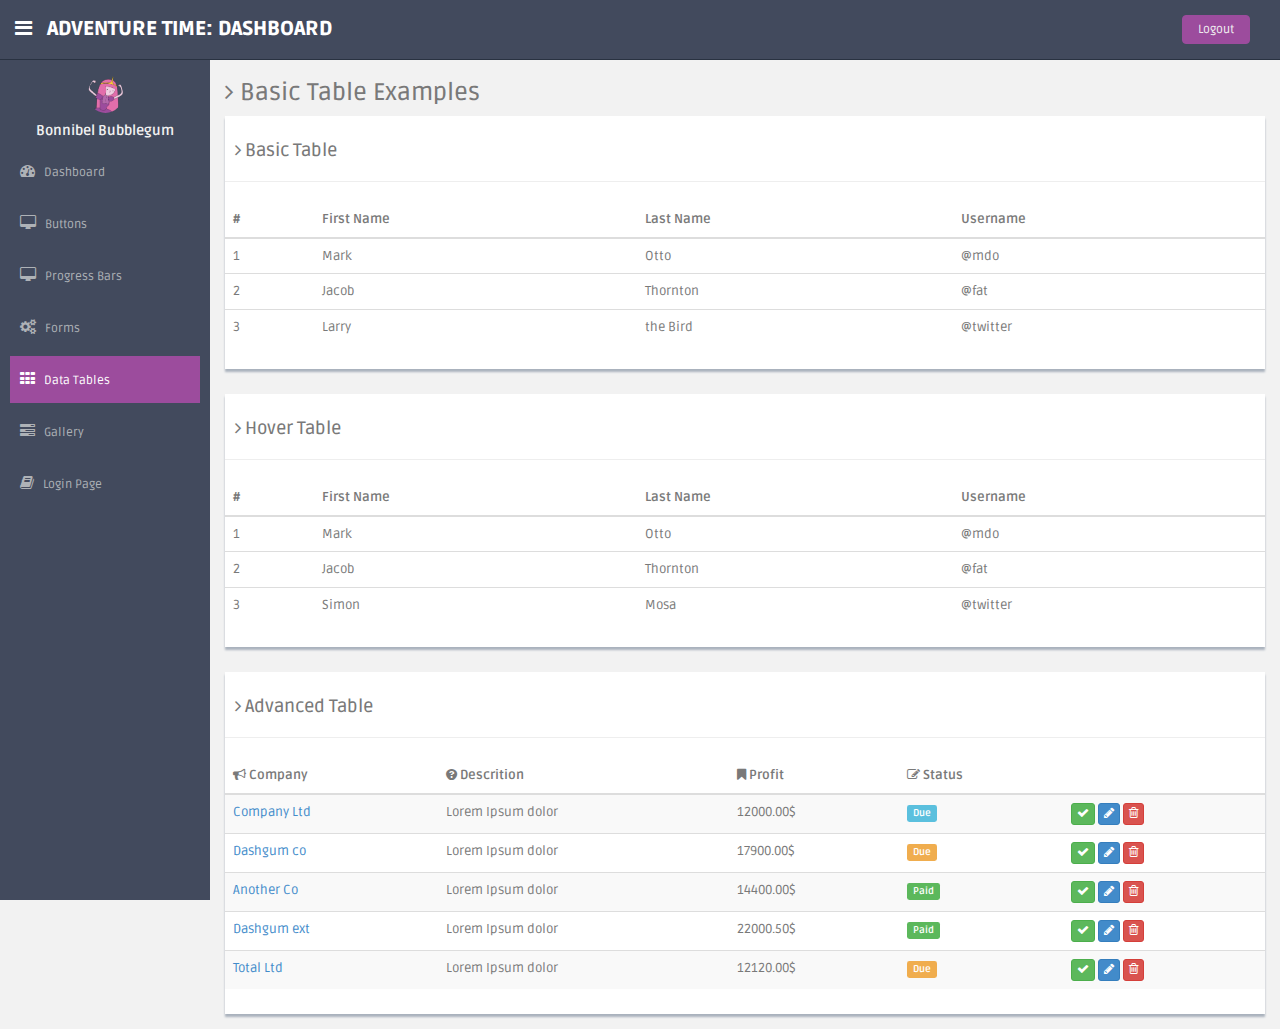
<file: basic_tables.html>
<!DOCTYPE html>
<html lang="en">
  <head>
    <meta charset="utf-8">
    <meta name="viewport" content="width=device-width, initial-scale=1.0">
    <meta name="description" content="">
    <meta name="author" content="Dashboard">
    <meta name="keyword" content="Dashboard, Bootstrap, Admin, Template, Theme, Responsive, Fluid, Retina">

    <title>Adventure time: Dashboard</title>

    <link href="css/bootstrap.css" rel="stylesheet">
    <link href="css/font-awesome.css" rel="stylesheet" />
    <link href="css/adventure-time-theme.css" rel="stylesheet">
    <link href="css/adventure-time-theme-responsive.css" rel="stylesheet">

    <!-- HTML5 shim and Respond.js IE8 support of HTML5 elements and media queries -->
    <!--[if lt IE 9]>
      <script src="https://oss.maxcdn.com/libs/html5shiv/3.7.0/html5shiv.js"></script>
      <script src="https://oss.maxcdn.com/libs/respond.js/1.4.2/respond.min.js"></script>
    <![endif]-->
  </head>

  <body>

  <section id="container" >
      <header class="header black-bg">
        <div class="sidebar-toggle-box">
            <div class="fa fa-bars tooltips" data-placement="right" data-original-title="Toggle Navigation"></div>
        </div>       
        <a href="dashboard.html" class="logo">
          <b class="hidden-xs">ADVENTURE TIME: DASHBOARD</b>
          <b class="visible-xs">ADV.TIME</b>
        </a>
        <div class="top-menu">
          <ul class="nav pull-right top-menu">
            <li><a class="logout" href="login.html">Logout</a></li>
          </ul>
        </div>
      </header>
      <aside>
        <div id="sidebar"  class="nav-collapse ">
          <ul class="sidebar-menu">
            <p class="text-center">
              <a href="profile.html">
                <img src="img/profile_avatar.png" class="img-circle" width="60">
              </a>
            </p>
            <h5 class="text-center">Bonnibel Bubblegum</h5>
            <li class="sub-menu">
              <a href="dashboard.html">
                <i class="fa fa-dashboard"></i>
                <span>Dashboard</span>
              </a>
            </li>
            <li class="sub-menu">
              <a href="buttons.html" >
                <i class="fa fa-desktop"></i>
                <span>Buttons</span>
              </a>
            </li>
            <li class="sub-menu">
              <a href="progress.html" >
                <i class="fa fa-desktop"></i>
                <span>Progress Bars</span>
              </a>
            </li>            
            <li class="sub-menu">
              <a href="form_component.html" >
                <i class="fa fa-cogs"></i>
                <span>Forms</span>
              </a>
            </li>
            <li class="sub-menu">
              <a class="active" href="basic_tables.html" >
                <i class="fa fa-th"></i>
                <span>Data Tables</span>
              </a>
            </li>            
            <li class="sub-menu">
              <a href="gallery.html" >
                <i class="fa fa-tasks"></i>
                <span>Gallery</span>
              </a>
            </li>
            <li class="sub-menu">
              <a href="login.html" >
                <i class="fa fa-book"></i>
                <span>Login Page</span>
              </a>
            </li>            
          </ul>
        </div>
      </aside> 
      <!--main content start-->
      <section id="main-content">
        <section class="wrapper">
          <h3><i class="fa fa-angle-right"></i> Basic Table Examples</h3>
          <div class="row">
            
            <div class="col-md-12">
              <div class="content-panel">
                <h4><i class="fa fa-angle-right"></i> Basic Table</h4>
                <hr>
                <table class="table">
                  <thead>
                    <tr>
                      <th>#</th>
                      <th>First Name</th>
                      <th>Last Name</th>
                      <th>Username</th>
                    </tr>
                  </thead>
                  <tbody>
                    <tr>
                      <td>1</td>
                      <td>Mark</td>
                      <td>Otto</td>
                      <td>@mdo</td>
                    </tr>
                    <tr>
                      <td>2</td>
                      <td>Jacob</td>
                      <td>Thornton</td>
                      <td>@fat</td>
                    </tr>
                    <tr>
                      <td>3</td>
                      <td>Larry</td>
                      <td>the Bird</td>
                      <td>@twitter</td>
                    </tr>
                  </tbody>
                </table>
              </div><!--/content-panel -->
            </div><!-- /col-md-12 -->
            
            <div class="col-md-12 mt">
              <div class="content-panel">
                <table class="table table-hover">
                  <h4><i class="fa fa-angle-right"></i> Hover Table</h4>
                  <hr>
                  <thead>
                    <tr>
                      <th>#</th>
                      <th>First Name</th>
                      <th>Last Name</th>
                      <th>Username</th>
                    </tr>
                  </thead>
                  <tbody>
                    <tr>
                      <td>1</td>
                      <td>Mark</td>
                      <td>Otto</td>
                      <td>@mdo</td>
                    </tr>
                    <tr>
                      <td>2</td>
                      <td>Jacob</td>
                      <td>Thornton</td>
                      <td>@fat</td>
                    </tr>
                    <tr>
                      <td>3</td>
                      <td>Simon</td>
                      <td>Mosa</td>
                      <td>@twitter</td>
                    </tr>
                  </tbody>
                </table>
              </div><!--/content-panel -->
            </div><!-- /col-md-12 -->
          </div><!-- row -->

          <div class="row mt">
            <div class="col-md-12">
              <div class="content-panel">
                <table class="table table-striped table-advance table-hover">
                  <h4><i class="fa fa-angle-right"></i> Advanced Table</h4>
                  <hr>
                  <thead>
                    <tr>
                      <th><i class="fa fa-bullhorn"></i> Company</th>
                      <th class="hidden-phone"><i class="fa fa-question-circle"></i> Descrition</th>
                      <th><i class="fa fa-bookmark"></i> Profit</th>
                      <th><i class=" fa fa-edit"></i> Status</th>
                      <th></th>
                    </tr>
                  </thead>
                  <tbody>
                    <tr>
                      <td><a href="basic_table.html#">Company Ltd</a></td>
                      <td class="hidden-phone">Lorem Ipsum dolor</td>
                      <td>12000.00$ </td>
                      <td><span class="label label-info label-mini">Due</span></td>
                      <td>
                        <button class="btn btn-success btn-xs"><i class="fa fa-check"></i></button>
                        <button class="btn btn-primary btn-xs"><i class="fa fa-pencil"></i></button>
                        <button class="btn btn-danger btn-xs"><i class="fa fa-trash-o "></i></button>
                      </td>
                    </tr>
                    <tr>
                      <td>
                        <a href="basic_table.html#">
                          Dashgum co
                        </a>
                      </td>
                      <td class="hidden-phone">Lorem Ipsum dolor</td>
                      <td>17900.00$ </td>
                      <td><span class="label label-warning label-mini">Due</span></td>
                      <td>
                        <button class="btn btn-success btn-xs"><i class="fa fa-check"></i></button>
                        <button class="btn btn-primary btn-xs"><i class="fa fa-pencil"></i></button>
                        <button class="btn btn-danger btn-xs"><i class="fa fa-trash-o "></i></button>
                      </td>
                    </tr>
                    <tr>
                      <td>
                        <a href="basic_table.html#">
                          Another Co
                        </a>
                      </td>
                      <td class="hidden-phone">Lorem Ipsum dolor</td>
                      <td>14400.00$ </td>
                      <td><span class="label label-success label-mini">Paid</span></td>
                      <td>
                        <button class="btn btn-success btn-xs"><i class="fa fa-check"></i></button>
                        <button class="btn btn-primary btn-xs"><i class="fa fa-pencil"></i></button>
                        <button class="btn btn-danger btn-xs"><i class="fa fa-trash-o "></i></button>
                      </td>
                    </tr>
                    <tr>
                      <td>
                        <a href="basic_table.html#">
                          Dashgum ext
                        </a>
                      </td>
                      <td class="hidden-phone">Lorem Ipsum dolor</td>
                      <td>22000.50$ </td>
                      <td><span class="label label-success label-mini">Paid</span></td>
                      <td>
                        <button class="btn btn-success btn-xs"><i class="fa fa-check"></i></button>
                        <button class="btn btn-primary btn-xs"><i class="fa fa-pencil"></i></button>
                        <button class="btn btn-danger btn-xs"><i class="fa fa-trash-o "></i></button>
                      </td>
                    </tr>
                    <tr>
                      <td><a href="basic_table.html#">Total Ltd</a></td>
                      <td class="hidden-phone">Lorem Ipsum dolor</td>
                      <td>12120.00$ </td>
                      <td><span class="label label-warning label-mini">Due</span></td>
                      <td>
                        <button class="btn btn-success btn-xs"><i class="fa fa-check"></i></button>
                        <button class="btn btn-primary btn-xs"><i class="fa fa-pencil"></i></button>
                        <button class="btn btn-danger btn-xs"><i class="fa fa-trash-o "></i></button>
                      </td>
                    </tr>
                  </tbody>
                </table>
              </div><!-- /content-panel -->
            </div><!-- /col-md-12 -->
          </div><!-- /row -->

        </section><!--/wrapper -->
      </section><!-- /MAIN CONTENT -->
  </section>

    <!-- js placed at the end of the document so the pages load faster -->
    <script src="js/jquery.js"></script>
    <script src="js/bootstrap.min.js"></script>
    <script src="js/common-scripts.js"></script>
  </body>
</html>
</file>
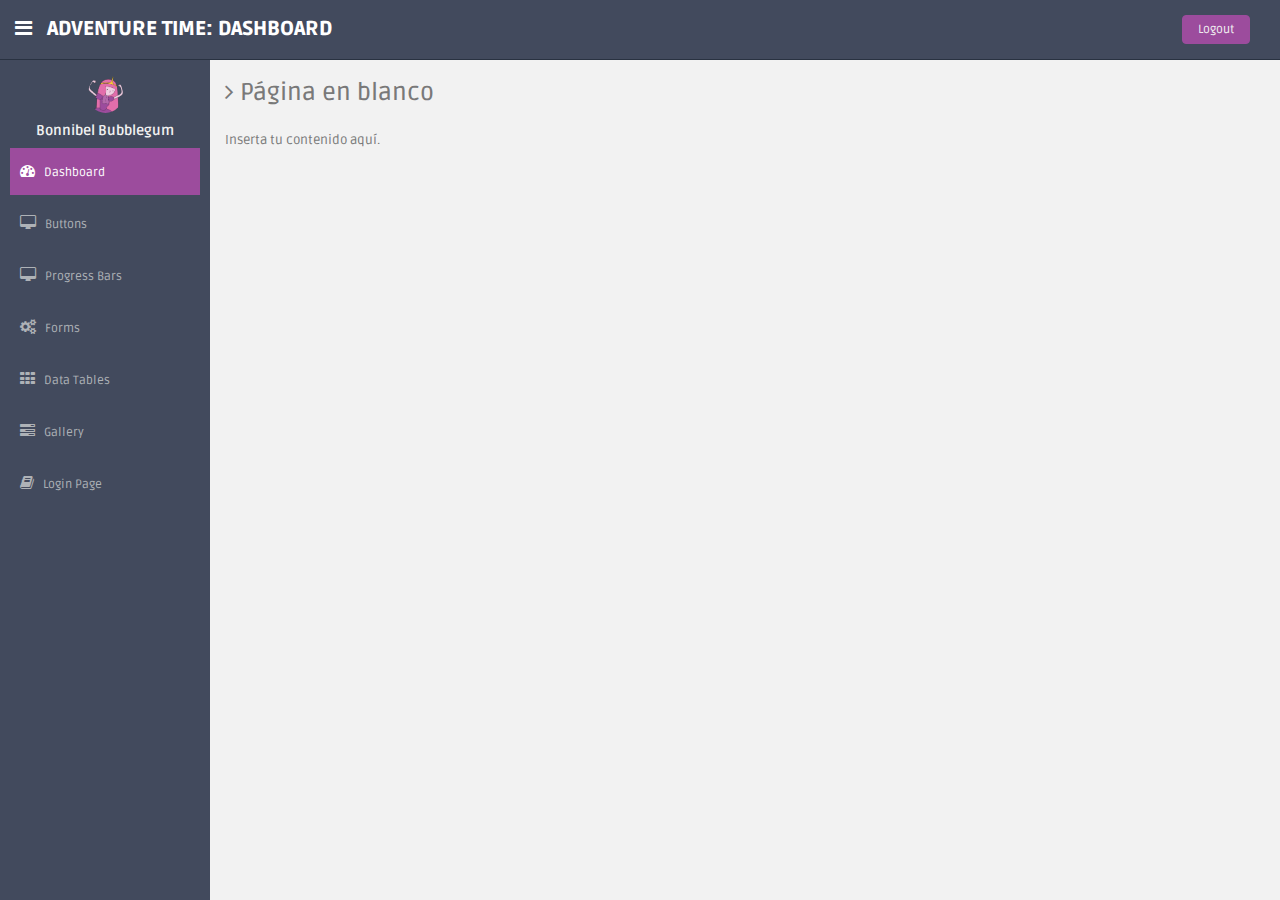
<file: blank.html>
<!DOCTYPE html>
<html lang="en">
  <head>
    <meta charset="utf-8">
    <meta name="viewport" content="width=device-width, initial-scale=1.0">
    <meta name="description" content="">
    <meta name="author" content="Dashboard">
    <meta name="keyword" content="Dashboard, Bootstrap, Admin, Template, Theme, Responsive, Fluid, Retina">

    <title>Adventure time: Dashboard</title>

    <link href="css/bootstrap.css" rel="stylesheet">
    <link href="css/font-awesome.css" rel="stylesheet" />
    <link href="css/adventure-time-theme.css" rel="stylesheet">
    <link href="css/adventure-time-theme-responsive.css" rel="stylesheet">

    <!-- HTML5 shim and Respond.js IE8 support of HTML5 elements and media queries -->
    <!--[if lt IE 9]>
      <script src="https://oss.maxcdn.com/libs/html5shiv/3.7.0/html5shiv.js"></script>
      <script src="https://oss.maxcdn.com/libs/respond.js/1.4.2/respond.min.js"></script>
    <![endif]-->
  </head>

  <body>

  <section id="container" >
      <header class="header black-bg">
        <div class="sidebar-toggle-box">
            <div class="fa fa-bars tooltips" data-placement="right" data-original-title="Toggle Navigation"></div>
        </div>       
        <a href="dashboard.html" class="logo">
          <b class="hidden-xs">ADVENTURE TIME: DASHBOARD</b>
          <b class="visible-xs">ADV.TIME</b>
        </a>
        <div class="top-menu">
          <ul class="nav pull-right top-menu">
            <li><a class="logout" href="login.html">Logout</a></li>
          </ul>
        </div>
      </header>
      <aside>
        <div id="sidebar"  class="nav-collapse ">
          <ul class="sidebar-menu">
            <p class="text-center">
              <a href="profile.html">
                <img src="img/profile_avatar.png" class="img-circle" width="60">
              </a>
            </p>
            <h5 class="text-center">Bonnibel Bubblegum</h5>
            <li class="sub-menu">
              <a class="active" href="dashboard.html">
                <i class="fa fa-dashboard"></i>
                <span>Dashboard</span>
              </a>
            </li>
            <li class="sub-menu">
              <a href="buttons.html" >
                <i class="fa fa-desktop"></i>
                <span>Buttons</span>
              </a>
            </li>
            <li class="sub-menu">
              <a href="progress.html" >
                <i class="fa fa-desktop"></i>
                <span>Progress Bars</span>
              </a>
            </li>            
            <li class="sub-menu">
              <a href="form_component.html" >
                <i class="fa fa-cogs"></i>
                <span>Forms</span>
              </a>
            </li>
            <li class="sub-menu">
              <a href="basic_tables.html" >
                <i class="fa fa-th"></i>
                <span>Data Tables</span>
              </a>
            </li>            
            <li class="sub-menu">
              <a href="gallery.html" >
                <i class="fa fa-tasks"></i>
                <span>Gallery</span>
              </a>
            </li>
            <li class="sub-menu">
              <a href="login.html" >
                <i class="fa fa-book"></i>
                <span>Login Page</span>
              </a>
            </li>            
          </ul>
        </div>
      </aside>
      <!--main content start-->
      <section id="main-content">
        <section class="wrapper site-min-height">
          <h3><i class="fa fa-angle-right"></i> Página en blanco</h3>
          <div class="row mt">
            <div class="col-lg-12">
            <p>Inserta tu contenido aquí.</p>
            </div>
          </div>
        </section>
      </section>
  </section>

    <!-- js placed at the end of the document so the pages load faster -->
    <script src="js/jquery.js"></script>
    <script src="js/bootstrap.min.js"></script>
    <script src="js/common-scripts.js"></script>
  </body>
</html>
</file>
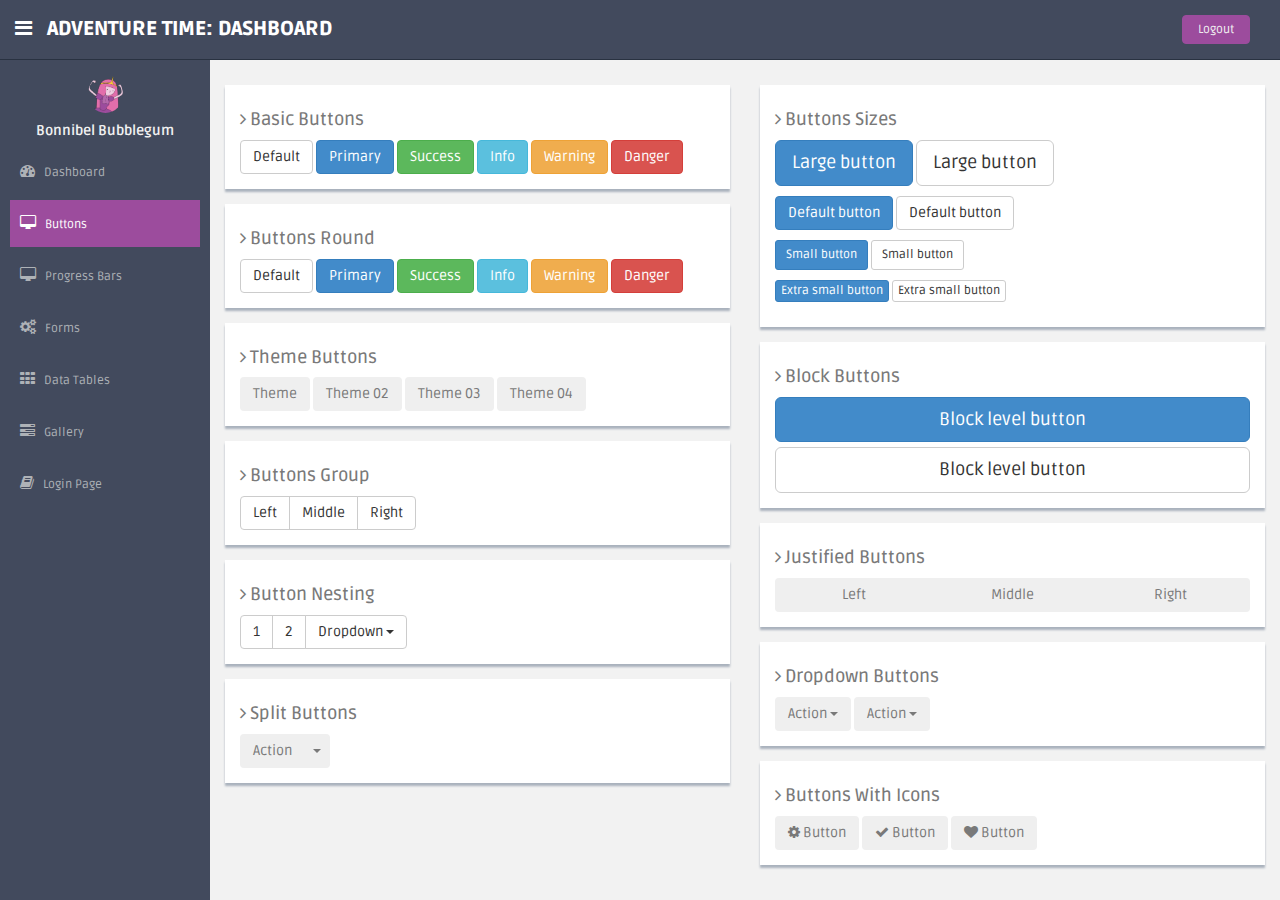
<file: buttons.html>
<!DOCTYPE html>
<html lang="en">
  <head>
    <meta charset="utf-8">
    <meta name="viewport" content="width=device-width, initial-scale=1.0">
    <meta name="description" content="">
    <meta name="author" content="Dashboard">
    <meta name="keyword" content="Dashboard, Bootstrap, Admin, Template, Theme, Responsive, Fluid, Retina">

    <title>Adventure time: Dashboard</title>

    <link href="css/bootstrap.css" rel="stylesheet">
    <link href="css/font-awesome.css" rel="stylesheet" />
    <link href="css/adventure-time-theme.css" rel="stylesheet">
    <link href="css/adventure-time-theme-responsive.css" rel="stylesheet">

    <!-- HTML5 shim and Respond.js IE8 support of HTML5 elements and media queries -->
    <!--[if lt IE 9]>
      <script src="https://oss.maxcdn.com/libs/html5shiv/3.7.0/html5shiv.js"></script>
      <script src="https://oss.maxcdn.com/libs/respond.js/1.4.2/respond.min.js"></script>
    <![endif]-->
  </head>

  <body>

  <section id="container" >
      <header class="header black-bg">
        <div class="sidebar-toggle-box">
            <div class="fa fa-bars tooltips" data-placement="right" data-original-title="Toggle Navigation"></div>
        </div>       
        <a href="dashboard.html" class="logo">
          <b class="hidden-xs">ADVENTURE TIME: DASHBOARD</b>
          <b class="visible-xs">ADV.TIME</b>
        </a>
        <div class="top-menu">
          <ul class="nav pull-right top-menu">
            <li><a class="logout" href="login.html">Logout</a></li>
          </ul>
        </div>
      </header>
      <aside>
        <div id="sidebar"  class="nav-collapse ">
          <ul class="sidebar-menu">
            <p class="text-center">
              <a href="profile.html">
                <img src="img/profile_avatar.png" class="img-circle" width="60">
              </a>
            </p>
            <h5 class="text-center">Bonnibel Bubblegum</h5>
            <li class="sub-menu">
              <a href="dashboard.html">
                <i class="fa fa-dashboard"></i>
                <span>Dashboard</span>
              </a>
            </li>
            <li class="sub-menu">
              <a class="active" href="buttons.html" >
                <i class="fa fa-desktop"></i>
                <span>Buttons</span>
              </a>
            </li>
            <li class="sub-menu">
              <a href="progress.html" >
                <i class="fa fa-desktop"></i>
                <span>Progress Bars</span>
              </a>
            </li>            
            <li class="sub-menu">
              <a href="form_component.html" >
                <i class="fa fa-cogs"></i>
                <span>Forms</span>
              </a>
            </li>
            <li class="sub-menu">
              <a href="basic_tables.html" >
                <i class="fa fa-th"></i>
                <span>Data Tables</span>
              </a>
            </li>            
            <li class="sub-menu">
              <a href="gallery.html" >
                <i class="fa fa-tasks"></i>
                <span>Gallery</span>
              </a>
            </li>
            <li class="sub-menu">
              <a href="login.html" >
                <i class="fa fa-book"></i>
                <span>Login Page</span>
              </a>
            </li> 
          </ul>
        </div>
      </aside>
      <!--main content start-->
      <section id="main-content">
          <section class="wrapper">
          <div class="row mt">
            <div class="col-lg-6 col-md-6 col-sm-12">
              <!-- BASIC BUTTONS -->
              <div class="showback">
                <h4><i class="fa fa-angle-right"></i> Basic Buttons</h4>
            <button type="button" class="btn btn-default">Default</button>
            <button type="button" class="btn btn-primary">Primary</button>
            <button type="button" class="btn btn-success">Success</button>
            <button type="button" class="btn btn-info">Info</button>
            <button type="button" class="btn btn-warning">Warning</button>
            <button type="button" class="btn btn-danger">Danger</button>
              </div><!-- /showback -->
              
              <!-- BUTTONS ROUND -->
              <div class="showback">
                <h4><i class="fa fa-angle-right"></i> Buttons Round</h4>
            <button type="button" class="btn btn-round btn-default">Default</button>
            <button type="button" class="btn btn-round btn-primary">Primary</button>
            <button type="button" class="btn btn-round btn-success">Success</button>
            <button type="button" class="btn btn-round btn-info">Info</button>
            <button type="button" class="btn btn-round btn-warning">Warning</button>
            <button type="button" class="btn btn-round btn-danger">Danger</button>
              </div><!-- /showback -->
              
              <!-- THEME BUTTONS -->
              <div class="showback">
                <h4><i class="fa fa-angle-right"></i> Theme Buttons</h4>
            <!-- Standard button -->
            <button type="button" class="btn btn-theme">Theme</button>
            <button type="button" class="btn btn-theme02">Theme 02</button>
            <button type="button" class="btn btn-theme03">Theme 03</button>
            <button type="button" class="btn btn-theme04">Theme 04</button>
              </div><!-- /showback -->
              
              <!-- BUTTONS GROUP -->
              <div class="showback">
                <h4><i class="fa fa-angle-right"></i> Buttons Group</h4>
            <div class="btn-group">
              <button type="button" class="btn btn-default">Left</button>
              <button type="button" class="btn btn-default">Middle</button>
              <button type="button" class="btn btn-default">Right</button>
            </div>              
              </div><!-- /showback -->
              
              <!-- BUTTONS NESTING -->
              <div class="showback">
                <h4><i class="fa fa-angle-right"></i> Button Nesting</h4>
            <div class="btn-group">
              <button type="button" class="btn btn-default">1</button>
              <button type="button" class="btn btn-default">2</button>
            
              <div class="btn-group">
                <button type="button" class="btn btn-default dropdown-toggle" data-toggle="dropdown">
                  Dropdown
                  <span class="caret"></span>
                </button>
                <ul class="dropdown-menu">
                  <li><a href="#">Dropdown link</a></li>
                  <li><a href="#">Dropdown link</a></li>
                </ul>
              </div>
            </div>                
              </div><!-- /showback -->
              
              <!-- SPLIT BUTTONS -->
              <div class="showback">
                <h4><i class="fa fa-angle-right"></i> Split Buttons</h4>
            <!-- Split button -->
            <div class="btn-group">
              <button type="button" class="btn btn-theme03">Action</button>
              <button type="button" class="btn btn-theme03 dropdown-toggle" data-toggle="dropdown">
                <span class="caret"></span>
                <span class="sr-only">Toggle Dropdown</span>
              </button>
              <ul class="dropdown-menu" role="menu">
                <li><a href="#">Action</a></li>
                <li><a href="#">Another action</a></li>
                <li><a href="#">Something else here</a></li>
                <li class="divider"></li>
                <li><a href="#">Separated link</a></li>
              </ul>
            </div>              
              
              </div><!-- /showback -->
              
            </div><!--/col-lg-6 -->
            
            
            <div class="col-lg-6 col-md-6 col-sm-12">
              <!-- BUTTONS SIZES -->
              <div class="showback">
                <h4><i class="fa fa-angle-right"></i> Buttons Sizes</h4>
            <p>
              <button type="button" class="btn btn-primary btn-lg">Large button</button>
              <button type="button" class="btn btn-default btn-lg">Large button</button>
            </p>
            <p>
              <button type="button" class="btn btn-primary">Default button</button>
              <button type="button" class="btn btn-default">Default button</button>
            </p>
            <p>
              <button type="button" class="btn btn-primary btn-sm">Small button</button>
              <button type="button" class="btn btn-default btn-sm">Small button</button>
            </p>
            <p>
              <button type="button" class="btn btn-primary btn-xs">Extra small button</button>
              <button type="button" class="btn btn-default btn-xs">Extra small button</button>
            </p>                
              </div><!-- /showback -->
              
              <!-- BUTTON BLOCK -->
              <div class="showback">
                <h4><i class="fa fa-angle-right"></i> Block Buttons</h4>
            <button type="button" class="btn btn-primary btn-lg btn-block">Block level button</button>
            <button type="button" class="btn btn-default btn-lg btn-block">Block level button</button>
              </div><!--/showback -->
              
              <!-- JUSTIFIED BUTTONS -->
              <div class="showback">
                <h4><i class="fa fa-angle-right"></i> Justified Buttons</h4>
            <div class="btn-group btn-group-justified">
              <div class="btn-group">
                <button type="button" class="btn btn-theme">Left</button>
              </div>
              <div class="btn-group">
                <button type="button" class="btn btn-theme">Middle</button>
              </div>
              <div class="btn-group">
                <button type="button" class="btn btn-theme">Right</button>
              </div>
            </div>              
              </div><!--/showback -->
              
              <!-- DROPDOWN BUTTONS -->
              <div class="showback">
                <h4><i class="fa fa-angle-right"></i> Dropdown Buttons</h4>
                <!-- Single button -->
            <div class="btn-group">
              <button type="button" class="btn btn-theme dropdown-toggle" data-toggle="dropdown">
                Action <span class="caret"></span>
              </button>
              <ul class="dropdown-menu" role="menu">
                <li><a href="#">Action</a></li>
                <li><a href="#">Another action</a></li>
                <li><a href="#">Something else here</a></li>
                <li class="divider"></li>
                <li><a href="#">Separated link</a></li>
              </ul>
            </div>
                <!-- Single button -->
            <div class="btn-group">
              <button type="button" class="btn btn-theme04 dropdown-toggle" data-toggle="dropdown">
                Action <span class="caret"></span>
              </button>
              <ul class="dropdown-menu" role="menu">
                <li><a href="#">Action</a></li>
                <li><a href="#">Another action</a></li>
                <li><a href="#">Something else here</a></li>
                <li class="divider"></li>
                <li><a href="#">Separated link</a></li>
              </ul>
            </div>
              </div><!-- /showback -->
              
              <!-- BUTTONS WITH ICONS -->
              <div class="showback">
                <h4><i class="fa fa-angle-right"></i> Buttons With Icons</h4>
            <button type="button" class="btn btn-theme"><i class="fa fa-cog"></i> Button</button>
            <button type="button" class="btn btn-theme02"><i class="fa fa-check"></i> Button</button>
            <button type="button" class="btn btn-theme04"><i class="fa fa-heart"></i> Button</button>
              </div><!-- /showback -->
            
            </div><!-- /col-lg-6 -->
            
          </div><!--/ row -->
          </section><!--/wrapper -->
      </section>
  </section>

    <!-- js placed at the end of the document so the pages load faster -->
    <script src="js/jquery.js"></script>
    <script src="js/bootstrap.min.js"></script>
    <script src="js/common-scripts.js"></script>
  </body>
</html>
</file>
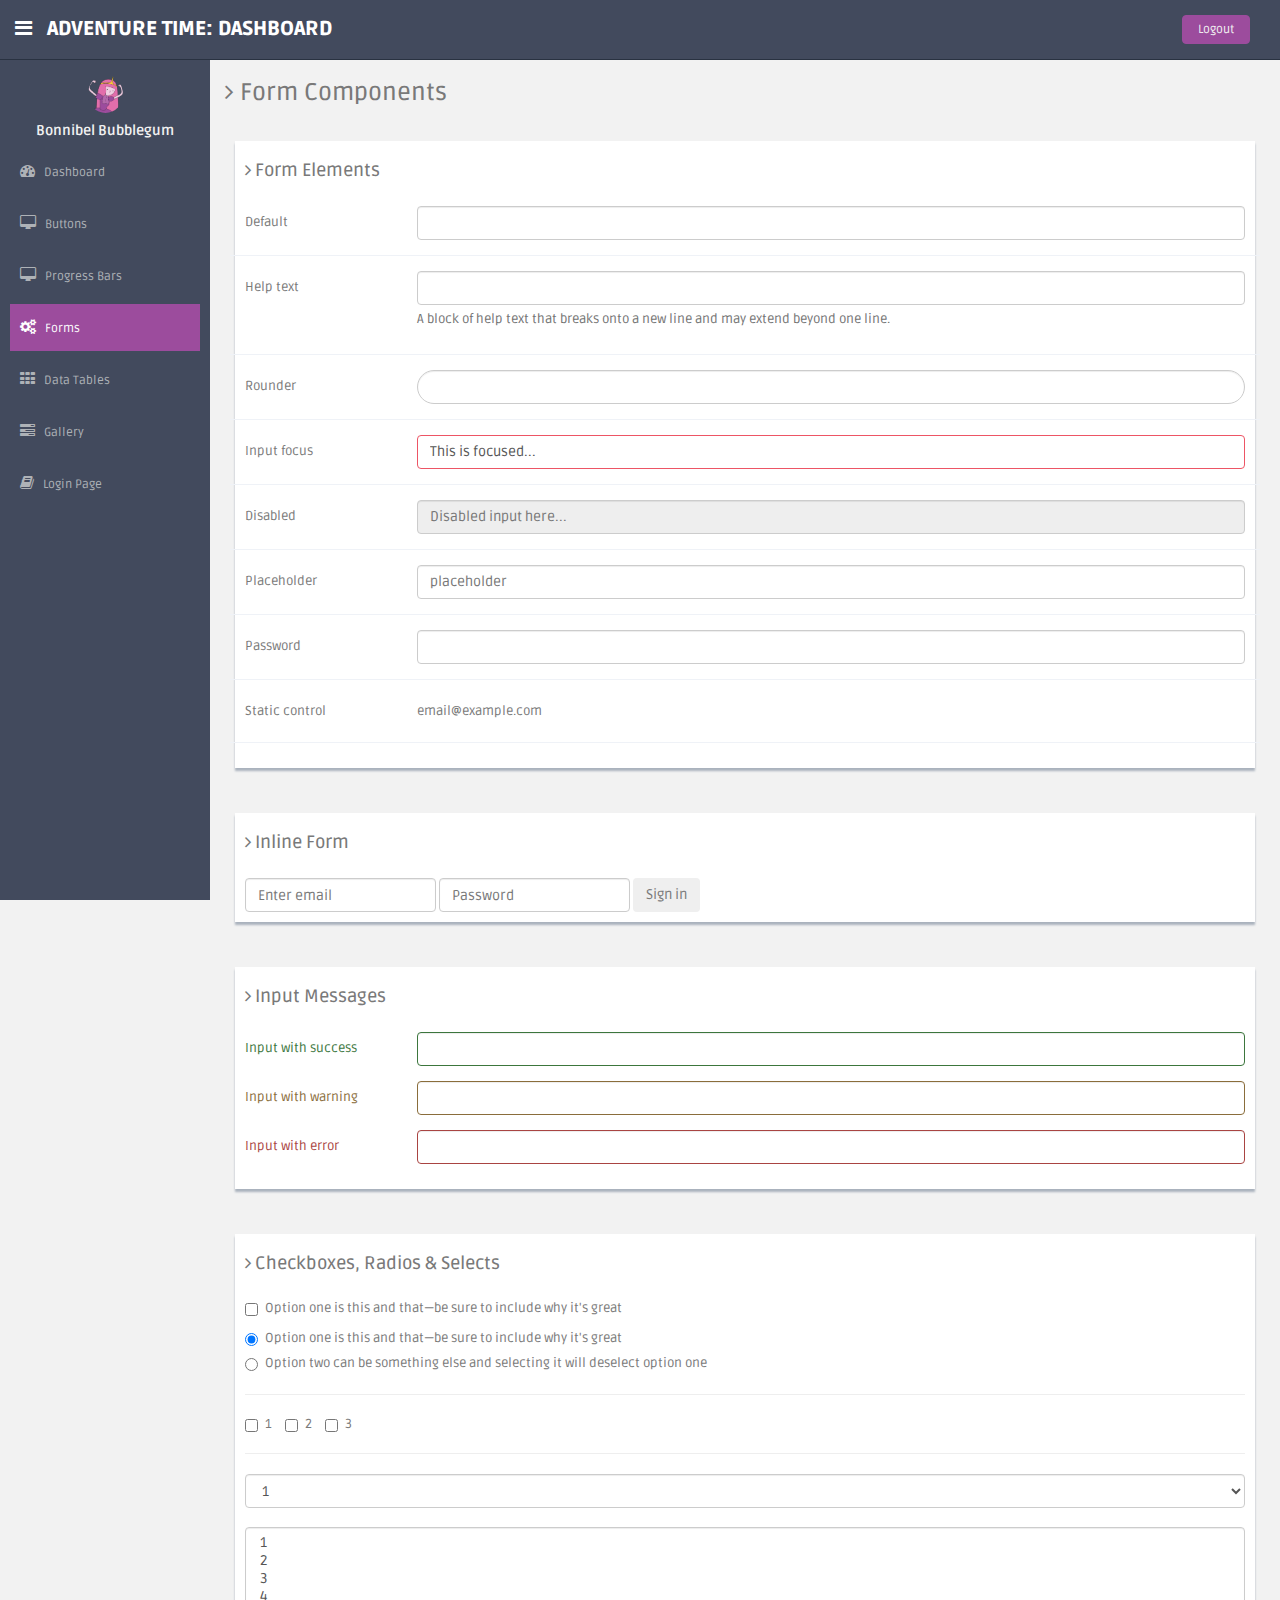
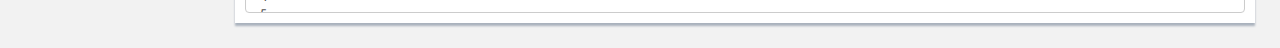
<file: form_component.html>
<!DOCTYPE html>
<html lang="en">
  <head>
    <meta charset="utf-8">
    <meta name="viewport" content="width=device-width, initial-scale=1.0">
    <meta name="description" content="">
    <meta name="author" content="Dashboard">
    <meta name="keyword" content="Dashboard, Bootstrap, Admin, Template, Theme, Responsive, Fluid, Retina">

    <title>Adventure time: Dashboard</title>

    <link href="css/bootstrap.css" rel="stylesheet">
    <link href="css/font-awesome.css" rel="stylesheet" />
    <link href="css/adventure-time-theme.css" rel="stylesheet">
    <link href="css/adventure-time-theme-responsive.css" rel="stylesheet">

    <!-- HTML5 shim and Respond.js IE8 support of HTML5 elements and media queries -->
    <!--[if lt IE 9]>
      <script src="https://oss.maxcdn.com/libs/html5shiv/3.7.0/html5shiv.js"></script>
      <script src="https://oss.maxcdn.com/libs/respond.js/1.4.2/respond.min.js"></script>
    <![endif]-->
  </head>

  <body>

  <section id="container" >
      <header class="header black-bg">
        <div class="sidebar-toggle-box">
            <div class="fa fa-bars tooltips" data-placement="right" data-original-title="Toggle Navigation"></div>
        </div>       
        <a href="dashboard.html" class="logo">
          <b class="hidden-xs">ADVENTURE TIME: DASHBOARD</b>
          <b class="visible-xs">ADV.TIME</b>
        </a>
        <div class="top-menu">
          <ul class="nav pull-right top-menu">
            <li><a class="logout" href="login.html">Logout</a></li>
          </ul>
        </div>
      </header>
      <aside>
        <div id="sidebar"  class="nav-collapse ">
          <ul class="sidebar-menu">
            <p class="text-center">
              <a href="profile.html">
                <img src="img/profile_avatar.png" class="img-circle" width="60">
              </a>
            </p>
            <h5 class="text-center">Bonnibel Bubblegum</h5>
            <li class="sub-menu">
              <a href="dashboard.html">
                <i class="fa fa-dashboard"></i>
                <span>Dashboard</span>
              </a>
            </li>
            <li class="sub-menu">
              <a href="buttons.html" >
                <i class="fa fa-desktop"></i>
                <span>Buttons</span>
              </a>
            </li>
            <li class="sub-menu">
              <a href="progress.html" >
                <i class="fa fa-desktop"></i>
                <span>Progress Bars</span>
              </a>
            </li>            
            <li class="sub-menu">
              <a class="active" href="form_component.html" >
                <i class="fa fa-cogs"></i>
                <span>Forms</span>
              </a>
            </li>
            <li class="sub-menu">
              <a href="basic_tables.html" >
                <i class="fa fa-th"></i>
                <span>Data Tables</span>
              </a>
            </li>            
            <li class="sub-menu">
              <a href="gallery.html" >
                <i class="fa fa-tasks"></i>
                <span>Gallery</span>
              </a>
            </li>
            <li class="sub-menu">
              <a href="login.html" >
                <i class="fa fa-book"></i>
                <span>Login Page</span>
              </a>
            </li>
          </ul>
        </div>
      </aside>
      <!--main content start-->
      <section id="main-content">
        <section class="wrapper">
          <h3><i class="fa fa-angle-right"></i> Form Components</h3>
          
          <!-- BASIC FORM ELELEMNTS -->
          <div class="row mt">
            <div class="col-lg-12">
              <div class="form-panel">
                <h4 class="mb"><i class="fa fa-angle-right"></i> Form Elements</h4>
                <form class="form-horizontal style-form" method="get">
                  <div class="form-group">
                    <label class="col-sm-2 col-sm-2 control-label">Default</label>
                    <div class="col-sm-10">
                      <input type="text" class="form-control">
                    </div>
                  </div>
                  <div class="form-group">
                    <label class="col-sm-2 col-sm-2 control-label">Help text</label>
                    <div class="col-sm-10">
                      <input type="text" class="form-control">
                      <span class="help-block">A block of help text that breaks onto a new line and may extend beyond one line.</span>
                    </div>
                  </div>
                  <div class="form-group">
                    <label class="col-sm-2 col-sm-2 control-label">Rounder</label>
                    <div class="col-sm-10">
                      <input type="text" class="form-control round-form">
                    </div>
                  </div>
                  <div class="form-group">
                    <label class="col-sm-2 col-sm-2 control-label">Input focus</label>
                    <div class="col-sm-10">
                      <input class="form-control" id="focusedInput" type="text" value="This is focused...">
                    </div>
                  </div>
                  <div class="form-group">
                    <label class="col-sm-2 col-sm-2 control-label">Disabled</label>
                    <div class="col-sm-10">
                      <input class="form-control" id="disabledInput" type="text" placeholder="Disabled input here..." disabled>
                    </div>
                  </div>
                  <div class="form-group">
                    <label class="col-sm-2 col-sm-2 control-label">Placeholder</label>
                    <div class="col-sm-10">
                      <input type="text"  class="form-control" placeholder="placeholder">
                    </div>
                  </div>
                  <div class="form-group">
                    <label class="col-sm-2 col-sm-2 control-label">Password</label>
                    <div class="col-sm-10">
                      <input type="password"  class="form-control" placeholder="">
                    </div>
                  </div>
                  <div class="form-group">
                    <label class="col-lg-2 col-sm-2 control-label">Static control</label>
                    <div class="col-lg-10">
                      <p class="form-control-static">email@example.com</p>
                    </div>
                  </div>
                </form>
              </div>
            </div><!-- col-lg-12-->       
          </div><!-- /row -->
          
          <!-- INLINE FORM ELELEMNTS -->
          <div class="row mt">
            <div class="col-lg-12">
              <div class="form-panel">
                <h4 class="mb"><i class="fa fa-angle-right"></i> Inline Form</h4>
                <form class="form-inline" role="form">
                  <div class="form-group">
                    <label class="sr-only" for="exampleInputEmail2">Email address</label>
                    <input type="email" class="form-control" id="exampleInputEmail2" placeholder="Enter email">
                  </div>
                  <div class="form-group">
                    <label class="sr-only" for="exampleInputPassword2">Password</label>
                    <input type="password" class="form-control" id="exampleInputPassword2" placeholder="Password">
                  </div>
                  <button type="submit" class="btn btn-theme">Sign in</button>
                </form>
              </div><!-- /form-panel -->
            </div><!-- /col-lg-12 -->
          </div><!-- /row -->
          
          <!-- INPUT MESSAGES -->
          <div class="row mt">
            <div class="col-lg-12">
              <div class="form-panel">
                <h4 class="mb"><i class="fa fa-angle-right"></i> Input Messages</h4>
                <form class="form-horizontal tasi-form" method="get">
                  <div class="form-group has-success">
                    <label class="col-sm-2 control-label col-lg-2" for="inputSuccess">Input with success</label>
                    <div class="col-lg-10">
                      <input type="text" class="form-control" id="inputSuccess">
                    </div>
                  </div>
                  <div class="form-group has-warning">
                    <label class="col-sm-2 control-label col-lg-2" for="inputWarning">Input with warning</label>
                    <div class="col-lg-10">
                      <input type="text" class="form-control" id="inputWarning">
                    </div>
                  </div>
                  <div class="form-group has-error">
                    <label class="col-sm-2 control-label col-lg-2" for="inputError">Input with error</label>
                    <div class="col-lg-10">
                      <input type="text" class="form-control" id="inputError">
                    </div>
                  </div>
                </form>
              </div><!-- /form-panel -->
            </div><!-- /col-lg-12 -->
          </div><!-- /row -->
          
          <!-- INPUT MESSAGES -->
          <div class="row mt">
            <div class="col-lg-12">
              <div class="form-panel">
                <h4 class="mb"><i class="fa fa-angle-right"></i> Checkboxes, Radios & Selects</h4>
                <div class="checkbox">
                  <label>
                    <input type="checkbox" value="">
                    Option one is this and that&mdash;be sure to include why it's great
                  </label>
                </div>
                
                <div class="radio">
                  <label>
                    <input type="radio" name="optionsRadios" id="optionsRadios1" value="option1" checked>
                    Option one is this and that&mdash;be sure to include why it's great
                  </label>
                </div>
                <div class="radio">
                  <label>
                    <input type="radio" name="optionsRadios" id="optionsRadios2" value="option2">
                    Option two can be something else and selecting it will deselect option one
                  </label>
                </div>
                
                <hr>
                <label class="checkbox-inline">
                  <input type="checkbox" id="inlineCheckbox1" value="option1"> 1
                </label>
                <label class="checkbox-inline">
                  <input type="checkbox" id="inlineCheckbox2" value="option2"> 2
                </label>
                <label class="checkbox-inline">
                  <input type="checkbox" id="inlineCheckbox3" value="option3"> 3
                </label>
                
                <hr>
                <select class="form-control">
                  <option>1</option>
                  <option>2</option>
                  <option>3</option>
                  <option>4</option>
                  <option>5</option>
                </select>
                <br>
                <select multiple class="form-control">
                  <option>1</option>
                  <option>2</option>
                  <option>3</option>
                  <option>4</option>
                  <option>5</option>
                </select>           
              </div><!-- /form-panel -->
            </div><!-- /col-lg-12 -->
      </div><!-- /row -->
      
      
    </section><!--/wrapper -->
  </section><!-- /MAIN CONTENT -->
  </section>

    <!-- js placed at the end of the document so the pages load faster -->
    <script src="js/jquery.js"></script>
    <script src="js/bootstrap.min.js"></script>
    <script src="js/common-scripts.js"></script>
  </body>
</html>
</file>
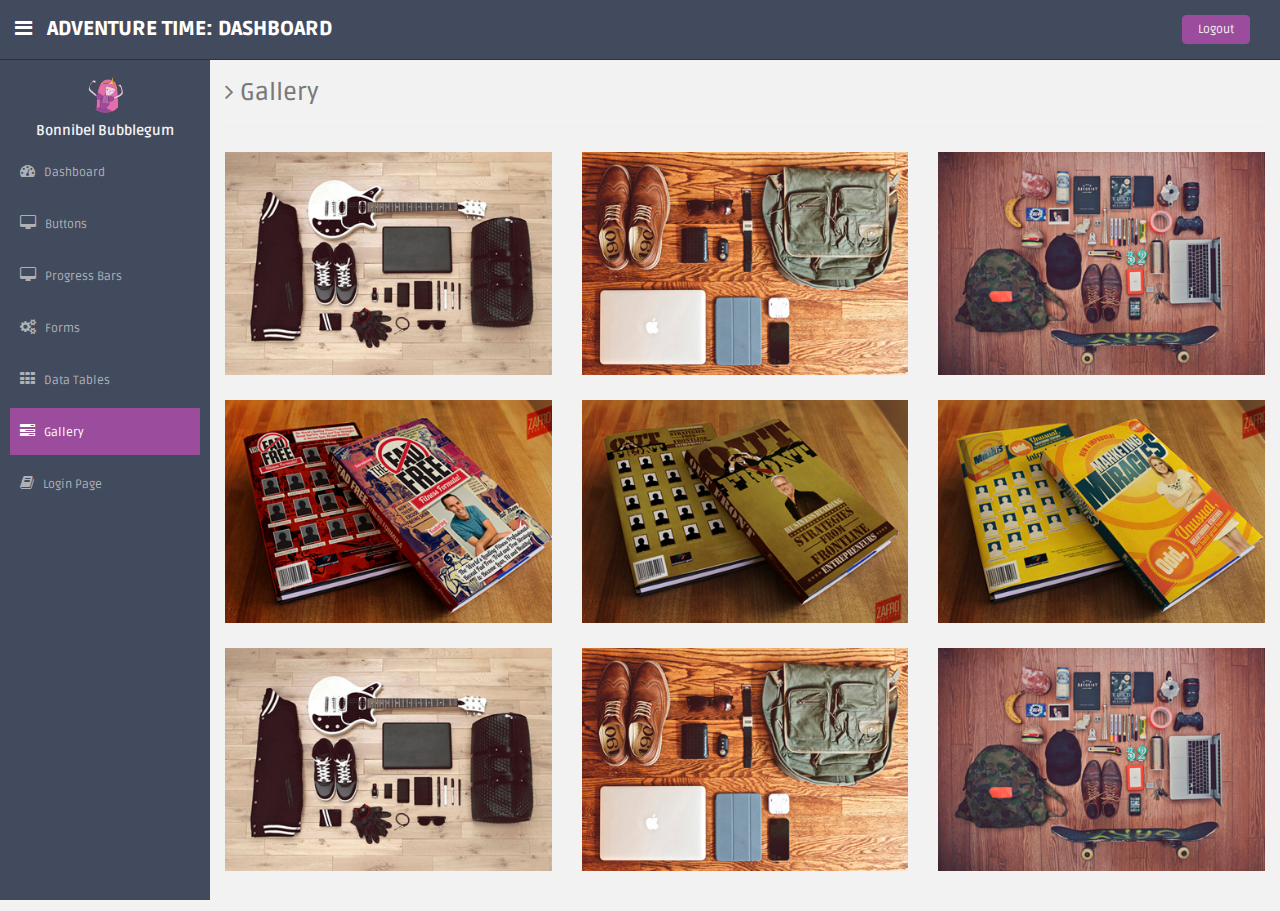
<file: gallery.html>
<!DOCTYPE html>
<html lang="en">
  <head>
    <meta charset="utf-8">
    <meta name="viewport" content="width=device-width, initial-scale=1.0">
    <meta name="description" content="">
    <meta name="author" content="Dashboard">
    <meta name="keyword" content="Dashboard, Bootstrap, Admin, Template, Theme, Responsive, Fluid, Retina">

    <title>Adventure time: Dashboard</title>

    <link href="css/bootstrap.css" rel="stylesheet">
    <link href="css/font-awesome.css" rel="stylesheet" />
    <link href="css/adventure-time-theme.css" rel="stylesheet">
    <link href="css/adventure-time-theme-responsive.css" rel="stylesheet">

    <!-- HTML5 shim and Respond.js IE8 support of HTML5 elements and media queries -->
    <!--[if lt IE 9]>
      <script src="https://oss.maxcdn.com/libs/html5shiv/3.7.0/html5shiv.js"></script>
      <script src="https://oss.maxcdn.com/libs/respond.js/1.4.2/respond.min.js"></script>
    <![endif]-->
  </head>

  <body>

  <section id="container" >
      <header class="header black-bg">
        <div class="sidebar-toggle-box">
            <div class="fa fa-bars tooltips" data-placement="right" data-original-title="Toggle Navigation"></div>
        </div>       
        <a href="dashboard.html" class="logo">
          <b class="hidden-xs">ADVENTURE TIME: DASHBOARD</b>
          <b class="visible-xs">ADV.TIME</b>
        </a>
        <div class="top-menu">
          <ul class="nav pull-right top-menu">
            <li><a class="logout" href="login.html">Logout</a></li>
          </ul>
        </div>
      </header>
      <aside>
        <div id="sidebar"  class="nav-collapse ">
          <ul class="sidebar-menu">
            <p class="text-center">
              <a href="profile.html">
                <img src="img/profile_avatar.png" class="img-circle" width="60">
              </a>
            </p>
            <h5 class="text-center">Bonnibel Bubblegum</h5>
            <li class="sub-menu">
              <a href="dashboard.html">
                <i class="fa fa-dashboard"></i>
                <span>Dashboard</span>
              </a>
            </li>
            <li class="sub-menu">
              <a href="buttons.html" >
                <i class="fa fa-desktop"></i>
                <span>Buttons</span>
              </a>
            </li>
            <li class="sub-menu">
              <a href="progress.html" >
                <i class="fa fa-desktop"></i>
                <span>Progress Bars</span>
              </a>
            </li>            
            <li class="sub-menu">
              <a href="form_component.html" >
                <i class="fa fa-cogs"></i>
                <span>Forms</span>
              </a>
            </li>
            <li class="sub-menu">
              <a href="basic_tables.html" >
                <i class="fa fa-th"></i>
                <span>Data Tables</span>
              </a>
            </li>            
            <li class="sub-menu">
              <a class="active" href="gallery.html" >
                <i class="fa fa-tasks"></i>
                <span>Gallery</span>
              </a>
            </li>
            <li class="sub-menu">
              <a href="login.html" >
                <i class="fa fa-book"></i>
                <span>Login Page</span>
              </a>
            </li>            
          </ul>
        </div>
      </aside>
      <!--main content start-->
      <section id="main-content">
        <section class="wrapper site-min-height">
          <h3><i class="fa fa-angle-right"></i> Gallery</h3>
          <hr>
          <div class="row mt">
            <div class="col-lg-4 col-md-4 col-sm-4 col-xs-12 desc">
              <div class="project-wrapper">
                <div class="project">
                  <div class="photo-wrapper">
                    <div class="photo">
                      <a class="fancybox" href="img/portfolio/port04.jpg"><img class="img-responsive" src="img/portfolio/port04.jpg" alt=""></a>
                    </div>
                    <div class="overlay"></div>
                  </div>
                </div>
              </div>
            </div><!-- col-lg-4 -->

            <div class="col-lg-4 col-md-4 col-sm-4 col-xs-12 desc">
              <div class="project-wrapper">
                <div class="project">
                  <div class="photo-wrapper">
                    <div class="photo">
                      <a class="fancybox" href="img/portfolio/port05.jpg"><img class="img-responsive" src="img/portfolio/port05.jpg" alt=""></a>
                    </div>
                    <div class="overlay"></div>
                  </div>
                </div>
              </div>
            </div><!-- col-lg-4 -->

            <div class="col-lg-4 col-md-4 col-sm-4 col-xs-12 desc">
              <div class="project-wrapper">
                <div class="project">
                  <div class="photo-wrapper">
                    <div class="photo">
                      <a class="fancybox" href="img/portfolio/port06.jpg"><img class="img-responsive" src="img/portfolio/port06.jpg" alt=""></a>
                    </div>
                    <div class="overlay"></div>
                  </div>
                </div>
              </div>
            </div><!-- col-lg-4 -->
          </div><!-- /row -->

          <div class="row mt">
            <div class="col-lg-4 col-md-4 col-sm-4 col-xs-12 desc">
              <div class="project-wrapper">
                <div class="project">
                  <div class="photo-wrapper">
                    <div class="photo">
                      <a class="fancybox" href="img/portfolio/port01.jpg"><img class="img-responsive" src="img/portfolio/port01.jpg" alt=""></a>
                    </div>
                    <div class="overlay"></div>
                  </div>
                </div>
              </div>
            </div><!-- col-lg-4 -->

            <div class="col-lg-4 col-md-4 col-sm-4 col-xs-12 desc">
              <div class="project-wrapper">
                <div class="project">
                  <div class="photo-wrapper">
                    <div class="photo">
                      <a class="fancybox" href="img/portfolio/port02.jpg"><img class="img-responsive" src="img/portfolio/port02.jpg" alt=""></a>
                    </div>
                    <div class="overlay"></div>
                  </div>
                </div>
              </div>
            </div><!-- col-lg-4 -->

            <div class="col-lg-4 col-md-4 col-sm-4 col-xs-12 desc">
              <div class="project-wrapper">
                <div class="project">
                  <div class="photo-wrapper">
                    <div class="photo">
                      <a class="fancybox" href="img/portfolio/port03.jpg"><img class="img-responsive" src="img/portfolio/port03.jpg" alt=""></a>
                    </div>
                    <div class="overlay"></div>
                  </div>
                </div>
              </div>
            </div><!-- col-lg-4 -->
          </div><!-- /row -->

          <div class="row mt mb">
            <div class="col-lg-4 col-md-4 col-sm-4 col-xs-12 desc">
              <div class="project-wrapper">
                <div class="project">
                  <div class="photo-wrapper">
                    <div class="photo">
                      <a class="fancybox" href="img/portfolio/port04.jpg"><img class="img-responsive" src="img/portfolio/port04.jpg" alt=""></a>
                    </div>
                    <div class="overlay"></div>
                  </div>
                </div>
              </div>
            </div><!-- col-lg-4 -->

            <div class="col-lg-4 col-md-4 col-sm-4 col-xs-12 desc">
              <div class="project-wrapper">
                <div class="project">
                  <div class="photo-wrapper">
                    <div class="photo">
                      <a class="fancybox" href="img/portfolio/port05.jpg"><img class="img-responsive" src="img/portfolio/port05.jpg" alt=""></a>
                    </div>
                    <div class="overlay"></div>
                  </div>
                </div>
              </div>
            </div><!-- col-lg-4 -->

            <div class="col-lg-4 col-md-4 col-sm-4 col-xs-12 desc">
              <div class="project-wrapper">
                <div class="project">
                  <div class="photo-wrapper">
                    <div class="photo">
                      <a class="fancybox" href="img/portfolio/port06.jpg"><img class="img-responsive" src="img/portfolio/port06.jpg" alt=""></a>
                    </div>
                    <div class="overlay"></div>
                  </div>
                </div>
              </div>
            </div><!-- col-lg-4 -->
          </div><!-- /row -->

          </section><!--/wrapper -->
      </section><!-- /MAIN CONTENT -->
  </section>

    <!-- js placed at the end of the document so the pages load faster -->
    <script src="js/jquery.js"></script>
    <script src="js/bootstrap.min.js"></script>
    <script src="js/common-scripts.js"></script>
  </body>
</html>
</file>
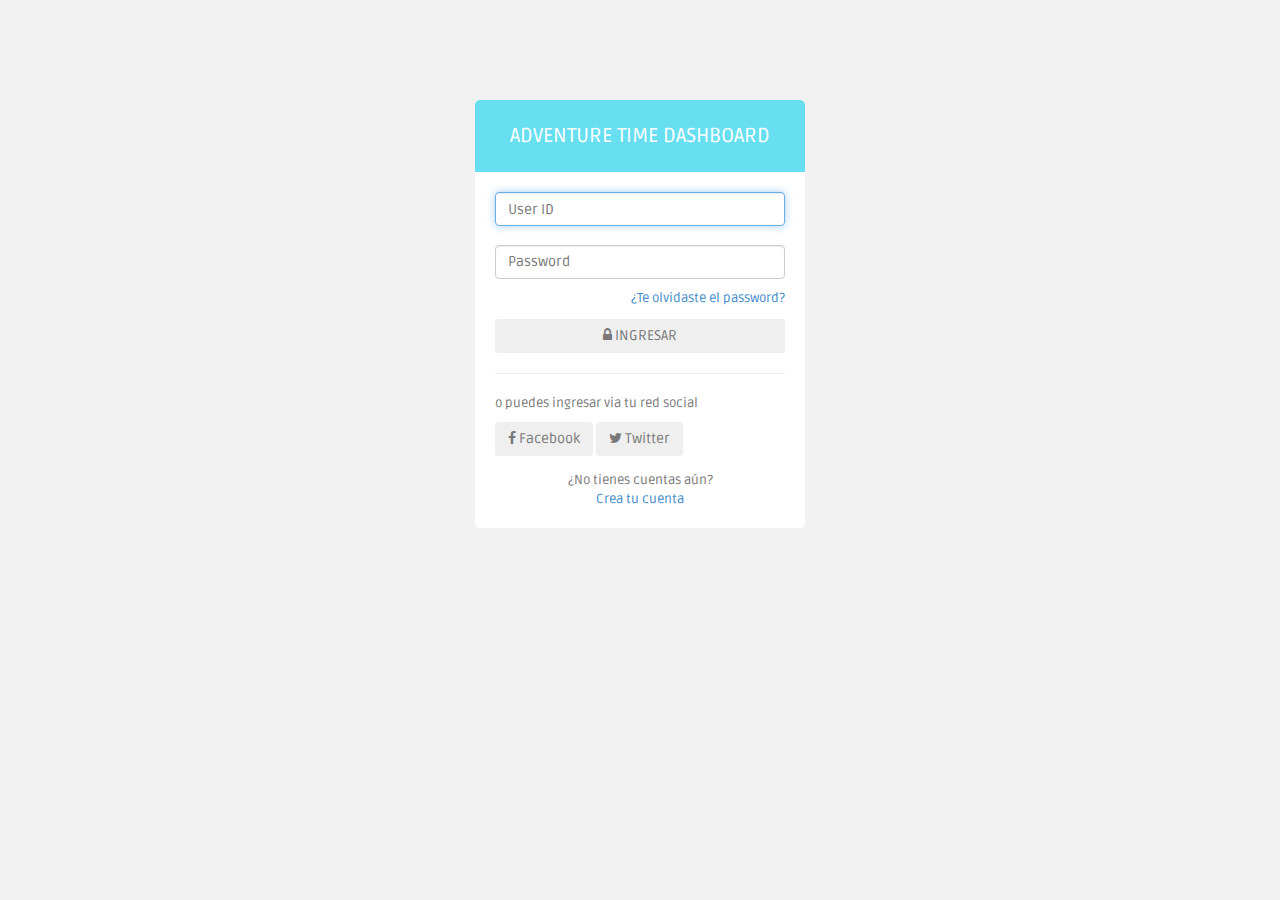
<file: login.html>
<!DOCTYPE html>
<html lang="en">
<head>
	<meta charset="utf-8">
	<meta name="viewport" content="width=device-width, initial-scale=1.0">
	<meta name="description" content="">
	<meta name="author" content="Dashboard">
	<meta name="keyword" content="Dashboard, Bootstrap, Admin, Template, Theme, Responsive, Fluid, Retina">

	<title>Adventure time: Dashboard</title>

	<link href="css/bootstrap.css" rel="stylesheet">
	<link href="css/font-awesome.css" rel="stylesheet"/>
  <link href="css/adventure-time-theme.css" rel="stylesheet">
  <link href="css/adventure-time-theme-responsive.css" rel="stylesheet">

	<!-- HTML5 shim and Respond.js IE8 support of HTML5 elements and media queries -->
    <!--[if lt IE 9]>
      <script src="https://oss.maxcdn.com/libs/html5shiv/3.7.0/html5shiv.js"></script>
      <script src="https://oss.maxcdn.com/libs/respond.js/1.4.2/respond.min.js"></script>
      <![endif]-->
  </head>

  <body>

  	<div id="login-page">
  		<div class="container">

  			<form class="form-login" action="dashboard.html">
  				<h2 class="form-login-heading">Adventure time dashboard</h2>
  				<div class="login-wrap">
  					<input type="text" class="form-control" placeholder="User ID" autofocus>
  					<br>
  					<input type="password" class="form-control" placeholder="Password">
  					<label class="checkbox">
  						<span class="pull-right">
  							<a data-toggle="modal" href="login.html#myModal">¿Te olvidaste el password?</a>

  						</span>
  					</label>
  					<button class="btn btn-theme btn-block" href="dashboard.html" type="submit"><i class="fa fa-lock"></i> INGRESAR</button>
  					<hr>

  					<div class="login-social-link centered">
  						<p>o puedes ingresar via tu red social</p>
  						<button class="btn btn-facebook" type="submit"><i class="fa fa-facebook"></i> Facebook</button>
  						<button class="btn btn-twitter" type="submit"><i class="fa fa-twitter"></i> Twitter</button>
  					</div>
  					<div class="registration">
  						¿No tienes cuentas aún?<br/>
  						<a class="" href="#">
  							Crea tu cuenta
  						</a>
  					</div>

  				</div>

  				<!-- Modal -->
  				<div aria-hidden="true" aria-labelledby="myModalLabel" role="dialog" tabindex="-1" id="myModal" class="modal fade">
  					<div class="modal-dialog">
  						<div class="modal-content">
  							<div class="modal-header">
  								<button type="button" class="close" data-dismiss="modal" aria-hidden="true">&times;</button>
  								<h4 class="modal-title">¿Te olvidaste el password?</h4>
  							</div>
  							<div class="modal-body">
  								<p>Ingresa tu email para recuperar tu contraseña.</p>
  								<input type="text" name="email" placeholder="Email" autocomplete="off" class="form-control placeholder-no-fix">

  							</div>
  							<div class="modal-footer">
  								<button data-dismiss="modal" class="btn btn-default" type="button">Cancelar</button>
  								<button class="btn btn-theme" type="button">Enviar</button>
  							</div>
  						</div>
  					</div>
  				</div>
  				<!-- modal -->

  			</form>	  	

  		</div>
  	</div>

  	<!-- js placed at the end of the document so the pages load faster -->
  	<script src="js/jquery.js"></script>
  	<script src="js/bootstrap.min.js"></script>
  </body>
</html>
</file>
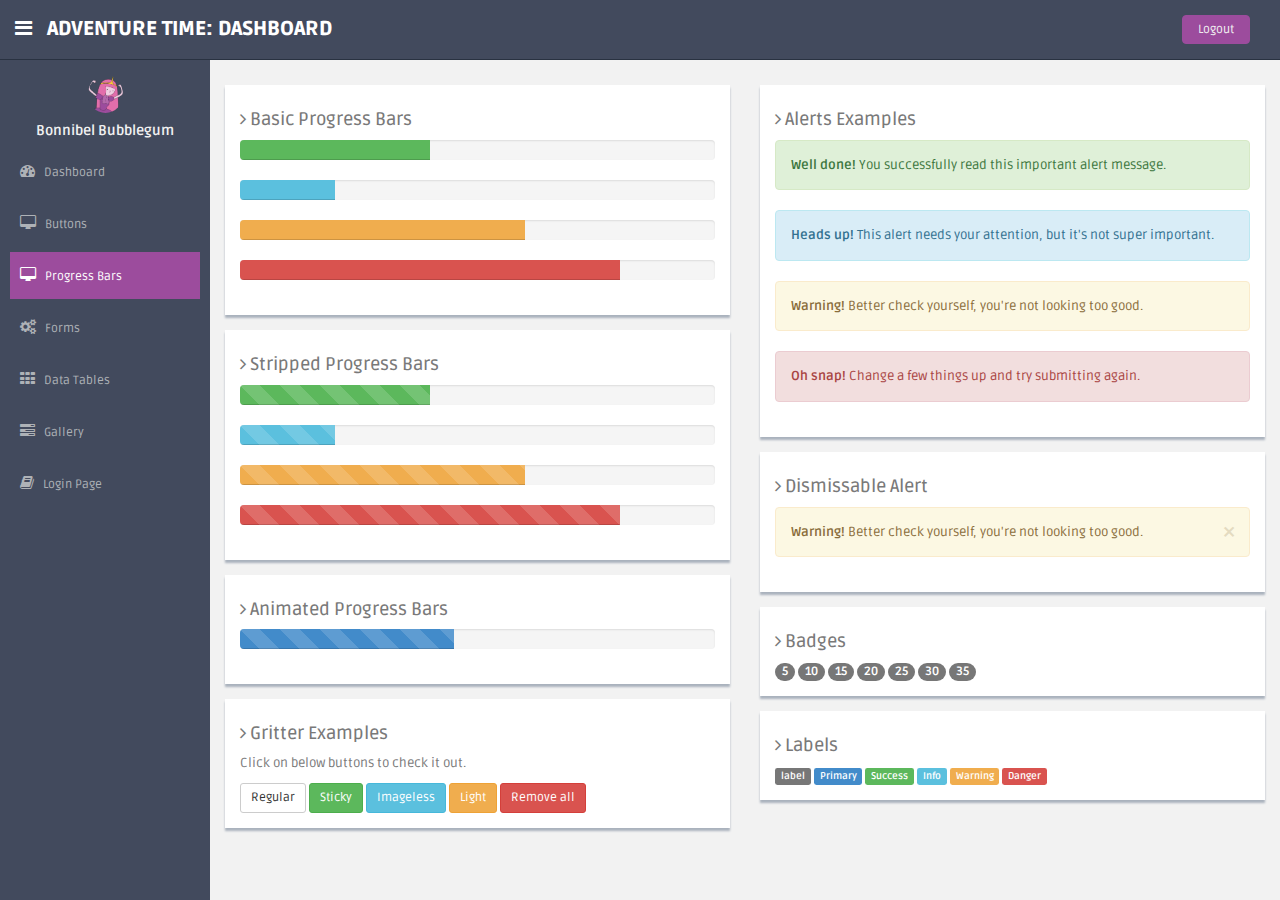
<file: progress.html>
<!DOCTYPE html>
<html lang="en">
  <head>
    <meta charset="utf-8">
    <meta name="viewport" content="width=device-width, initial-scale=1.0">
    <meta name="description" content="">
    <meta name="author" content="Dashboard">
    <meta name="keyword" content="Dashboard, Bootstrap, Admin, Template, Theme, Responsive, Fluid, Retina">

    <title>Adventure time: Dashboard</title>

    <link href="css/bootstrap.css" rel="stylesheet">
    <link href="css/font-awesome.css" rel="stylesheet" />
    <link href="css/adventure-time-theme.css" rel="stylesheet">
    <link href="css/adventure-time-theme-responsive.css" rel="stylesheet">

    <!-- HTML5 shim and Respond.js IE8 support of HTML5 elements and media queries -->
    <!--[if lt IE 9]>
      <script src="https://oss.maxcdn.com/libs/html5shiv/3.7.0/html5shiv.js"></script>
      <script src="https://oss.maxcdn.com/libs/respond.js/1.4.2/respond.min.js"></script>
    <![endif]-->
  </head>

  <body>

  <section id="container" >
      <header class="header black-bg">
        <div class="sidebar-toggle-box">
            <div class="fa fa-bars tooltips" data-placement="right" data-original-title="Toggle Navigation"></div>
        </div>       
        <a href="dashboard.html" class="logo">
          <b class="hidden-xs">ADVENTURE TIME: DASHBOARD</b>
          <b class="visible-xs">ADV.TIME</b>
        </a>
        <div class="top-menu">
          <ul class="nav pull-right top-menu">
            <li><a class="logout" href="login.html">Logout</a></li>
          </ul>
        </div>
      </header>
      <aside>
        <div id="sidebar"  class="nav-collapse ">
          <ul class="sidebar-menu">
            <p class="text-center">
              <a href="profile.html">
                <img src="img/profile_avatar.png" class="img-circle" width="60">
              </a>
            </p>
            <h5 class="text-center">Bonnibel Bubblegum</h5>
            <li class="sub-menu">
              <a href="dashboard.html">
                <i class="fa fa-dashboard"></i>
                <span>Dashboard</span>
              </a>
            </li>
            <li class="sub-menu">
              <a href="buttons.html" >
                <i class="fa fa-desktop"></i>
                <span>Buttons</span>
              </a>
            </li>
            <li class="sub-menu">
              <a class="active" href="progress.html" >
                <i class="fa fa-desktop"></i>
                <span>Progress Bars</span>
              </a>
            </li>            
            <li class="sub-menu">
              <a href="form_component.html" >
                <i class="fa fa-cogs"></i>
                <span>Forms</span>
              </a>
            </li>
            <li class="sub-menu">
              <a href="basic_tables.html" >
                <i class="fa fa-th"></i>
                <span>Data Tables</span>
              </a>
            </li>            
            <li class="sub-menu">
              <a href="gallery.html" >
                <i class="fa fa-tasks"></i>
                <span>Gallery</span>
              </a>
            </li>
            <li class="sub-menu">
              <a href="login.html" >
                <i class="fa fa-book"></i>
                <span>Login Page</span>
              </a>
            </li>            
          </ul>
        </div>
      </aside>
      <!--main content start-->
      <section id="main-content">
          <section class="wrapper">
          <div class="row mt">
            <div class="col-lg-6 col-md-6 col-sm-12">
              <!-- BASIC PROGRESS BARS -->
              <div class="showback">
                <h4><i class="fa fa-angle-right"></i> Basic Progress Bars</h4>
                <div class="progress">
              <div class="progress-bar progress-bar-success" role="progressbar" aria-valuenow="40" aria-valuemin="0" aria-valuemax="100" style="width: 40%">
                <span class="sr-only">40% Complete (success)</span>
              </div>
            </div>
            <div class="progress">
              <div class="progress-bar progress-bar-info" role="progressbar" aria-valuenow="20" aria-valuemin="0" aria-valuemax="100" style="width: 20%">
                <span class="sr-only">20% Complete</span>
              </div>
            </div>
            <div class="progress">
              <div class="progress-bar progress-bar-warning" role="progressbar" aria-valuenow="60" aria-valuemin="0" aria-valuemax="100" style="width: 60%">
                <span class="sr-only">60% Complete (warning)</span>
              </div>
            </div>
            <div class="progress">
              <div class="progress-bar progress-bar-danger" role="progressbar" aria-valuenow="80" aria-valuemin="0" aria-valuemax="100" style="width: 80%">
                <span class="sr-only">80% Complete</span>
              </div>
            </div>
              </div><!--/showback -->
              
              <!-- STRIPPED PROGRESS BARS -->
              <div class="showback">
                <h4><i class="fa fa-angle-right"></i> Stripped Progress Bars</h4>
            <div class="progress progress-striped">
              <div class="progress-bar progress-bar-success" role="progressbar" aria-valuenow="40" aria-valuemin="0" aria-valuemax="100" style="width: 40%">
                <span class="sr-only">40% Complete (success)</span>
              </div>
            </div>
            <div class="progress progress-striped">
              <div class="progress-bar progress-bar-info" role="progressbar" aria-valuenow="20" aria-valuemin="0" aria-valuemax="100" style="width: 20%">
                <span class="sr-only">20% Complete</span>
              </div>
            </div>
            <div class="progress progress-striped">
              <div class="progress-bar progress-bar-warning" role="progressbar" aria-valuenow="60" aria-valuemin="0" aria-valuemax="100" style="width: 60%">
                <span class="sr-only">60% Complete (warning)</span>
              </div>
            </div>
            <div class="progress progress-striped">
              <div class="progress-bar progress-bar-danger" role="progressbar" aria-valuenow="80" aria-valuemin="0" aria-valuemax="100" style="width: 80%">
                <span class="sr-only">80% Complete (danger)</span>
              </div>
            </div>              
          </div><!-- /showback -->
          
              <!-- ANIMATED PROGRESS BARS -->
              <div class="showback">
                <h4><i class="fa fa-angle-right"></i> Animated Progress Bars</h4>
                <div class="progress progress-striped active">
              <div class="progress-bar"  role="progressbar" aria-valuenow="45" aria-valuemin="0" aria-valuemax="100" style="width: 45%">
                <span class="sr-only">45% Complete</span>
              </div>
            </div>
              </div><!-- /showback -->
              
              <!-- GRITTER NOTICES -->
              <div class="showback">
                <h4><i class="fa fa-angle-right"></i> Gritter Examples</h4>
              <p>Click on below buttons to check it out.</p>
              <a id="add-regular" class="btn btn-default btn-sm" href="javascript:;">Regular</a>
              <a id="add-sticky" class="btn btn-success  btn-sm" href="javascript:;">Sticky</a>
              <a id="add-without-image" class="btn btn-info  btn-sm" href="javascript:;">Imageless</a>
              <a id="add-gritter-light" class="btn btn-warning  btn-sm" href="javascript:;">Light</a>
              <a id="remove-all" class="btn btn-danger  btn-sm" href="general.html#">Remove all</a>
              </div><!-- /showback -->
              
            </div><!--/col-lg-6 -->
            
            
            <div class="col-lg-6 col-md-6 col-sm-12">
              <!-- ALERTS EXAMPLES -->
              <div class="showback">
                <h4><i class="fa fa-angle-right"></i> Alerts Examples</h4>
              <div class="alert alert-success"><b>Well done!</b> You successfully read this important alert message.</div>
              <div class="alert alert-info"><b>Heads up!</b> This alert needs your attention, but it's not super important.</div>
              <div class="alert alert-warning"><b>Warning!</b> Better check yourself, you're not looking too good.</div>
              <div class="alert alert-danger"><b>Oh snap!</b> Change a few things up and try submitting again.</div>              
              </div><!-- /showback -->
              
              <!-- DISMISSABLE ALERT -->
              <div class="showback">
                <h4><i class="fa fa-angle-right"></i> Dismissable Alert</h4>
            <div class="alert alert-warning alert-dismissable">
              <button type="button" class="close" data-dismiss="alert" aria-hidden="true">&times;</button>
              <strong>Warning!</strong> Better check yourself, you're not looking too good.
            </div>              
              </div><!-- /showback -->
              
              <!-- BADGES -->
              <div class="showback">
                <h4><i class="fa fa-angle-right"></i> Badges</h4>
            <span class="badge">5</span>
            <span class="badge bg-primary">10</span>
            <span class="badge bg-success">15</span>
            <span class="badge bg-info">20</span>
            <span class="badge bg-inverse">25</span>
            <span class="badge bg-warning">30</span>
            <span class="badge bg-important">35</span>
              </div><!-- /showback -->
              
              <!-- LABELS -->
              <div class="showback">
                <h4><i class="fa fa-angle-right"></i> Labels</h4>
              <span class="label label-default">label</span>
              <span class="label label-primary">Primary</span>
              <span class="label label-success">Success</span>
              <span class="label label-info">Info</span>
              <span class="label label-warning">Warning</span>
              <span class="label label-danger">Danger</span>
                    </div><!-- /showback -->
            
            </div><!-- /col-lg-6 -->
            
          </div><!--/ row -->
          </section><!--/wrapper -->
      </section>
  </section>

    <!-- js placed at the end of the document so the pages load faster -->
    <script src="js/jquery.js"></script>
    <script src="js/bootstrap.min.js"></script>
    <script src="js/common-scripts.js"></script>
  </body>
</html>
</file>
<file: css/adventure-time-theme.css>
@import url(http://fonts.googleapis.com/css?family=Ruda:400,700,900);

body { 
    color: #797979;
	background: #f2f2f2;
    font-family: 'Ruda', sans-serif;
    padding: 0px !important;
    margin: 0px !important;
    font-size:13px;
}

ul li {
    list-style: none;
}

a, a:hover, a:focus {
    text-decoration: none;
    outline: none;
}

::selection {
    background: #9c4c9d;
    color: #fff;
}
::-moz-selection {
    background: #9c4c9d;
    color: #fff;
}

/* Base colors */
.label-theme {
    background-color: #68dff0;
}

.bg-theme {
    background-color: #68dff0;
}

#container {
    width: 100%;
    height: 100%;
}

ul.top-menu > li > .logout {
	color: #f2f2f2;
	font-size: 12px;
	border-radius: 4px;
	-webkit-border-radius: 4px;
	border: 1px solid #9c4c9d !important;
	padding: 5px 15px;
	margin-right: 15px;
	background: #9c4c9d;
	margin-top: 15px;
}

#sidebar {
    width: 210px;
    height: 100%;
    position: fixed;
    background: #424a5d;
}

#sidebar h5 {
	color: #f2f2f2;
	font-weight: 700;
}

#sidebar ul li {
    position: relative;
}

#sidebar .sub-menu > .sub li  {
    padding-left: 32px;
}

#sidebar .sub-menu > .sub li:last-child {
    padding-bottom: 10px;
}

.nav-collapse.collapse {
    display: inline;
}

ul.sidebar-menu , ul.sidebar-menu li ul.sub{
    margin: -2px 0 0;
    padding: 0;
}

ul.sidebar-menu {
    margin-top: 75px;
}

#sidebar > ul > li > ul.sub {
    display: none;
}

#sidebar > ul > li.active > ul.sub, #sidebar > ul > li > ul.sub > li > a {
    display: block;
}

ul.sidebar-menu li ul.sub li{
    background: #424a5d;
    margin-bottom: 0;
    margin-left: 0;
    margin-right: 0;
}

ul.sidebar-menu li ul.sub li:last-child{
    border-radius: 0 0 4px 4px;
    -webkit-border-radius: 0 0 4px 4px;
}

ul.sidebar-menu li ul.sub li a {
    font-size: 12px;
    padding: 6px 0;
    line-height: 35px;
    height: 35px;
    -webkit-transition: all 0.3s ease;
    -moz-transition: all 0.3s ease;
    -o-transition: all 0.3s ease;
    -ms-transition: all 0.3s ease;
    transition: all 0.3s ease;
    color: #aeb2b7;
}

ul.sidebar-menu li ul.sub li a:hover {
	color: white;
	background: transparent;
}

ul.sidebar-menu li ul.sub li.active a {
    color: #9c4c9d;
    -webkit-transition: all 0.3s ease;
    -moz-transition: all 0.3s ease;
    -o-transition: all 0.3s ease;
    -ms-transition: all 0.3s ease;
    transition: all 0.3s ease;
    display: block;
}

ul.sidebar-menu li{
    margin-bottom: 5px;
    margin-left:10px;
    margin-right:10px;
}

ul.sidebar-menu li.sub-menu{
    line-height: 15px;
}

ul.sidebar-menu li a span{
    display: inline-block;
}

ul.sidebar-menu li a{
    color: #aeb2b7;
    text-decoration: none;
    display: block;
    padding: 15px 0 15px 10px;
    font-size: 12px;
    outline: none;
    -webkit-transition: all 0.3s ease;
    -moz-transition: all 0.3s ease;
    -o-transition: all 0.3s ease;
    -ms-transition: all 0.3s ease;
    transition: all 0.3s ease;
}

ul.sidebar-menu li a.active {
    background: #9c4c9d;
    color: #fff;
    display: block;

    -webkit-transition: all 0.3s ease;
    -moz-transition: all 0.3s ease;
    -o-transition: all 0.3s ease;
    -ms-transition: all 0.3s ease;
    transition: all 0.3s ease;
}

ul.sidebar-menu li a:hover, ul.sidebar-menu li a:focus {
    background: #E26EAB;
    color: white;
}


ul.sidebar-menu li a i {
    font-size: 15px;
    padding-right: 6px;
}

ul.sidebar-menu li a:hover i, ul.sidebar-menu li a:focus i {
    color: #fff;
}

ul.sidebar-menu li a.active i {
    color: #fff;
}

/* MAIN CONTENT CONFIGURATION */
#main-content {
    margin-left: 210px;
}

.header, .footer {
    min-height: 60px;
    padding: 0 15px;
}

.header {
    position: fixed;
    left: 0;
    right: 0;
    z-index: 1002;
}

.black-bg {
    background: #424a5d;
    border-bottom: 1px solid #293241;
}

.wrapper {
    display: inline-block;
    margin-top: 60px;
    padding-left: 15px;
    padding-right: 15px;
    padding-bottom: 15px;
    padding-top: 0px;
    width: 100%;
}

/* LOGO */
a.logo {
    font-size: 20px;
    color: #ffffff;
    float: left;
    margin-top: 15px;
    text-transform: uppercase;
}

a.logo b {
    font-weight: 900;
}

a.logo:hover, a.logo:focus {
    text-decoration: none;
    outline: none;
}

a.logo span {
    color: #9c4c9d;
}

ul.top-menu > li > a {
    color: #666666;
    font-size: 16px;
    border-radius: 4px;
    -webkit-border-radius: 4px;
    border:1px solid #666666 !important;
    padding: 2px 6px;
    margin-right: 15px;
}

ul.top-menu > li > a:hover, ul.top-menu > li > a:focus {
    border:1px solid #E26EAB !important;
    background-color: #E26EAB !important;
    border-color: #E26EAB !important;
    text-decoration: none;
    border-radius: 4px;
    -webkit-border-radius: 4px;
    color: white !important;
}

/* utils */
.mt {
    margin-top: 25px;
}

.pt-25 {
    padding-top: 25px;
}

.mb {
    margin-bottom: 25px;
}

.ml {
    margin-left: 5px;
}

.no-padding {
    padding: 0 !important;
}

.no-margin {
    margin: 0 !important;
}

/* *************************************************************************************
PANELS CONFIGURATIONS
*************************************************************************************** */

/*Panel Size*/

.pn {
    height: 250px;
    box-shadow: 0 2px 1px rgba(0, 0, 0, 0.2);
}

.pn:hover {
    box-shadow: 2px 3px 2px rgba(0, 0, 0, 0.3);
    
}

/*Grey Panel*/

.grey-panel {
    text-align: center;
    background: #dfdfe1;
}
.grey-panel .grey-header {
    background: #ccd1d9;
    padding: 3px;
    margin-bottom: 15px;
}
.grey-panel h5 {
    font-weight: 200;
    margin-top: 10px;
}
.grey-panel p {
    margin-left: 5px;
}
/* Specific Conf for Donut Charts*/
.donut-chart p {
    margin-top: 5px;
    font-weight: 700;
    margin-left: 15px;
}
.donut-chart h2 {
    font-weight: 900;
    color: #FF6B6B;
    font-size: 38px;
}

/* Dark Blue*/

.darkblue-panel {
    text-align: center;
    background: #444c57;
}
.darkblue-panel .darkblue-header {
    background: transparent;
    padding: 3px;
    margin-bottom: 15px;
}
.darkblue-panel h1 {
    color: #f2f2f2;
}
.darkblue-panel h5 {
    font-weight: 200;
    margin-top: 10px;
    color: white;
}
.darkblue-panel footer {
    color: white;
}
.darkblue-panel footer h5 {
    margin-left:10px; 
    margin-right: 10px;
    font-weight: 700;
}

/*Green Panel*/
.green-panel {
    text-align: center;
    background: #68dff0;
}
.green-panel .green-header {
    background: #43b1a9;
    padding: 3px;
    margin-bottom: 15px;
}
.green-panel h5 {
    color: white;
    font-weight: 200;
    margin-top: 10px;
}
.green-panel h3 {
    color: white;
    font-weight: 100;
}
.green-panel p {
    color: white;
}

/*White Panel */
.white-panel {
    text-align: center;
    background: #ffffff;
    color: #ccd1d9;
}

.white-panel p {
    margin-top: 5px;
    font-weight: 700;
    margin-left: 15px;
}
.white-panel .white-header {
    background: #f4f4f4;
    padding: 3px;
    margin-bottom: 15px;
    color: #c6c6c6;
}
.white-panel .small {
    font-size: 10px;
    color: #ccd1d9;
}

.white-panel i {
    color: #68dff0;
    padding-right: 4px;
    font-size: 14px;
}

/*STOCK CARD Panel*/
.card {
  background: white;
  box-shadow: 0 2px 1px rgba(0, 0, 0, 0.2);
  margin-bottom: 1em; 
  height: 250px;
}
.stock .stock-chart {
  background: #00c5de;
}
.stock .stock-chart #chart {
    height: 10.7em;
    background: url(http://i.imgbox.com/abmuNQx2) center bottom no-repeat; 
}    
.stock .current-price {
  background: #1d2122;
  padding: 10px; 
}
.stock .current-price .info abbr {
    display: block;
    color: #f8f8f8;
    font-size: 1.5em;
    font-weight: 600;
    margin-top: 0.18em;
}
.stock .current-price .changes {
    text-align: right; 
}
.stock .changes .up {
    color: #4fd98b
}
.stock .current-price .changes .value {
      font-size: 1.8em;
      font-weight: 700; 
}
.stock .summary {
    color: #2f2f2f;
    display: block;
    background: #f2f2f2;
    padding: 10px;
    text-align: center;
}
.stock .summary strong {
    font-weight: 900;
    font-size: 14px;
}

/*Content Panel*/
.content-panel {
    background: #ffffff;
    box-shadow: 0px 3px 2px #aab2bd;
    padding-top: 15px;
    padding-bottom: 5px;
}
.content-panel h4 {
    margin-left: 10px;
}

/*WEATHER PANELS*/

/* Weather 1 */
.weather {
    background: url(../img/weather.jpg) no-repeat center top;
    text-align: center;
    background-position: center center;
}
.weather i {
    color: white;
    margin-top: 45px;
}
.weather h2 {
    color: white;
    font-weight: 900;
}
.weather h4 {
    color: white;
    font-weight: 900;
    letter-spacing: 1px;
}

/* Weather 2 */
.weather-2 {
    background: #e9f0f4;
}
.weather-2 .weather-2-header {
    background: #54bae6;
    padding-top: 5px;
    margin-bottom: 5px;
}
.weather-2 .weather-2-header p {
    color: white;
    margin-left: 5px;
    margin-right: 5px;
}
.weather-2 .weather-2-header p small {
    font-size: 10px;
}
.weather-2 .data {
    margin-right: 10px;
    margin-left: 10px;
    color: #272b34;
}
.weather-2 .data h5 {
    margin-top: 0px;
    font-weight: lighter;
}
.weather-2 .data h1{
    margin-top: 2px;
}

/* Weather 3 */
.weather-3 {
    background: #ffcf00;
}

.weather-3 i {
    color: white;
    margin-top: 30px;
    font-size: 70px;
}
.weather-3 h1 {
    margin-top: 10px;
    color: white;
    font-weight: 900;
}
.weather-3 .info {
    background: #f2f2f2;
}
.weather-3 .info i {
    font-size: 15px;
    color: #c2c2c2;
    margin-bottom: 0px;
    margin-top: 10px;
}
.weather-3 .info h3 {
    font-weight: 900;
    margin-bottom: 0px;
}
.weather-3 .info p {
    margin-left: 10px;
    margin-right: 10px;
    margin-bottom: 16px;
    color: #c2c2c2;
    font-size: 15px;
    font-weight: 700;
}


/*Twitter Panel*/
.twitter-panel {
    background: #4fc1e9;
    text-align: center;
}
.twitter-panel i {
    color: white;
    margin-top: 40px;
}
.twitter-panel p {
    color: #f5f5f5;
    margin: 10px;
}
.twitter-panel .user {
    color: white;
    font-weight: 900;
}


/* Instagram Panel*/
.instagram-panel {
    background: url(../img/instagram.jpg) no-repeat center top;
    text-align: center;
    background-position: center center;
}
.instagram-panel i {
    color: white;
    margin-top: 35px;
}
.instagram-panel p {
    margin: 5px;
    color: white;
}

/* Product Panel */
.product-panel {
    background: #dadad2;
    text-align: center;
    padding-top: 50px;
    height: 100%;
}

/* Product Panel 2*/
.product-panel-2 {
    background: #dadad2;
    text-align: center;
}
.product-panel-2 .badge {
    position: absolute;
    top: 20px;
    left: 35px;
}
.badge-hot {
    background: #ed5565;
    width: 70px;
    height: 70px;
    line-height: 70px;
    font-size: 18px;
    color: #fff;
    text-align: center;
    border-radius: 100%;
}

/* Soptify Panel */
#spotify {
    background: url(../img/lorde.jpg) no-repeat center top;
    margin-top: -15px;
    background-attachment: relative;
    background-position: center center;
    min-height: 220px;
    width: 100%;
    -webkit-background-size: 100%;
    -moz-background-size: 100%;
    -o-background-size: 100%;
    background-size: 100%;
    -webkit-background-size: cover;
    -moz-background-size: cover;
    -o-background-size: cover;
    background-size: cover;
}
#spotify .btn-clear-g {
    top: 15%;
    right: 10px;
    position: absolute;
    margin-top: 5px;
}
#spotify .sp-title {
    bottom: 15%;
    left: 25px;
    position: absolute;
    color: #efefef;
}
#spotify .sp-title h3 {
    font-weight: 900;
}
#spotify .play{
    bottom: 18%;
    right: 25px;
    position: absolute;
    color: #efefef;
    font-size: 20px
}
.followers {
    margin-left: 5px;
    margin-top: 5px;
}

/* BLOG PANEL */
#blog-bg {
    background: url(../img/blog-bg.jpg) no-repeat center top;
    margin-top: -15px;
    background-attachment: relative;
    background-position: center center;
    min-height: 150px;
    width: 100%;
    -webkit-background-size: 100%;
    -moz-background-size: 100%;
    -o-background-size: 100%;
    background-size: 100%;
    -webkit-background-size: cover;
    -moz-background-size: cover;
    -o-background-size: cover;
    background-size: cover;
}
#blog-bg .badge {
    position: absolute;
    top: 20px;
    left: 35px;
}
.badge-popular {
    background: #3498db;
    width: 70px;
    height: 70px;
    line-height: 70px;
    font-size: 13px;
    color: #fff;
    text-align: center;
    border-radius: 100%;
}
.blog-title {
    background: rgba(0,0,0,0.5);
    bottom: 100px;
    padding: 6px;
    color: white;
    font-weight: 700;
    position: absolute;
    display: block;
    width: 120px;
}
.blog-text {
    margin-left: 8px;
    margin-right: 8px;
    margin-top: 15px;
    font-size: 12px;
}

/* showcase background */
.showback {
    background: #ffffff;
    padding: 15px;
    margin-bottom: 15px;
    box-shadow: 0px 3px 2px #aab2bd;
}


.form-panel {
    background: #ffffff;
    margin: 10px;
    padding: 10px;
    box-shadow: 0px 3px 2px #aab2bd;
    text-align: left;
}

label {
    font-weight: 400;
}

.form-horizontal.style-form .form-group {
    border-bottom: 1px solid #eff2f7;
    padding-bottom: 15px;
    margin-bottom: 15px;
}

.round-form {
    border-radius: 500px;
    -webkit-border-radius: 500px;
}

@media (min-width: 768px) {
        .form-horizontal .control-label {
        text-align: left;
    }
}

#focusedInput {
    border: 1px solid #ed5565;
    box-shadow: none;
}

.add-on {
    float: right;
    margin-top: -37px;
    padding: 3px;
    text-align: center;
}

.add-on .btn {
    height: 34px;
}

/* TOGGLE CONFIGURATION */
.has-switch {
    border-radius: 30px;
    -webkit-border-radius: 30px;
    display: inline-block;
    cursor: pointer;
    line-height: 1.231;
    overflow: hidden;
    position: relative;
    text-align: left;
    width: 80px;
    -webkit-mask: url('../img/mask.png') 0 0 no-repeat;
    mask: url('../img/mask.png') 0 0 no-repeat;
    -webkit-user-select: none;
    -moz-user-select: none;
    -ms-user-select: none;
    -o-user-select: none;
    user-select: none;
}
.has-switch.deactivate {
    opacity: 0.5;
    filter: alpha(opacity=50);
    cursor: default !important;
}
.has-switch.deactivate label,
.has-switch.deactivate span {
    cursor: default !important;
}
.has-switch > div {
    width: 162%;
    position: relative;
    top: 0;
}
.has-switch > div.switch-animate {
    -webkit-transition: left 0.25s ease-out;
    -moz-transition: left 0.25s ease-out;
    -o-transition: left 0.25s ease-out;
    transition: left 0.25s ease-out;
    -webkit-backface-visibility: hidden;
}
.has-switch > div.switch-off {
    left: -63%;
}
.has-switch > div.switch-off label {
    background-color: #7f8c9a;
    border-color: #bdc3c7;
    -webkit-box-shadow: -1px 0 0 rgba(255, 255, 255, 0.5);
    -moz-box-shadow: -1px 0 0 rgba(255, 255, 255, 0.5);
    box-shadow: -1px 0 0 rgba(255, 255, 255, 0.5);
}
.has-switch > div.switch-on {
    left: 0%;
}
.has-switch > div.switch-on label {
    background-color: #41cac0;
}
.has-switch input[type=checkbox] {
    display: none;
}
.has-switch span {
    cursor: pointer;
    font-size: 14.994px;
    font-weight: 700;
    float: left;
    height: 29px;
    line-height: 19px;
    margin: 0;
    padding-bottom: 6px;
    padding-top: 5px;
    position: relative;
    text-align: center;
    width: 50%;
    z-index: 1;
    -webkit-box-sizing: border-box;
    -moz-box-sizing: border-box;
    box-sizing: border-box;
    -webkit-transition: 0.25s ease-out;
    -moz-transition: 0.25s ease-out;
    -o-transition: 0.25s ease-out;
    transition: 0.25s ease-out;
    -webkit-backface-visibility: hidden;
}
.has-switch span.switch-left {
    border-radius: 30px 0 0 30px;
    background-color: #2A3542;
    color: #41cac0;
    border-left: 1px solid transparent;
}
.has-switch span.switch-right {
    border-radius: 0 30px 30px 0;
    background-color: #bdc3c7;
    color: #ffffff;
    text-indent: 7px;
}
.has-switch span.switch-right [class*="fui-"] {
    text-indent: 0;
}
.has-switch label {
    border: 4px solid #2A3542;
    border-radius: 50%;
    -webkit-border-radius: 50%;
    float: left;
    height: 29px;
    margin: 0 -21px 0 -14px;
    padding: 0;
    position: relative;
    vertical-align: middle;
    width: 29px;
    z-index: 100;
    -webkit-transition: 0.25s ease-out;
    -moz-transition: 0.25s ease-out;
    -o-transition: 0.25s ease-out;
    transition: 0.25s ease-out;
    -webkit-backface-visibility: hidden;
}
.switch-square {
    border-radius: 6px;
    -webkit-border-radius: 6px;
    -webkit-mask: url('../img/mask.png') 0 0 no-repeat;
    mask: url('../img/mask.png') 0 0 no-repeat;
}
.switch-square > div.switch-off label {
    border-color: #7f8c9a;
    border-radius: 6px 0 0 6px;
}
.switch-square span.switch-left {
    border-radius: 6px 0 0 6px;
}
.switch-square span.switch-left [class*="fui-"] {
    text-indent: -10px;
}
.switch-square span.switch-right {
    border-radius: 0 6px 6px 0;
}
.switch-square span.switch-right [class*="fui-"] {
    text-indent: 5px;
}
.switch-square label {
    border-radius: 0 6px 6px 0;
    border-color: #41cac0;
}



/*LOGIN CONFIGURATION PAGE*/
.form-login {
    max-width: 330px;
    margin: 100px auto 0;
    background: #fff;
    border-radius: 5px;
    -webkit-border-radius: 5px;
}

.form-login h2.form-login-heading {
    margin: 0;
    padding: 25px 20px;
    text-align: center;
    background: #68dff0;
    border-radius: 5px 5px 0 0;
    -webkit-border-radius: 5px 5px 0 0;
    color: #fff;
    font-size: 20px;
    text-transform: uppercase;
    font-weight: 300;
}
.login-wrap {
    padding: 20px;
}
.login-wrap .registration {
    text-align: center;
}
.login-social-link {
    display: block;
    margin-top: 20px;
    margin-bottom: 15px;
}

.sidebar-toggle-box {
    float: left;
    padding-right: 15px;
    margin-top: 18px;
}

.sidebar-toggle-box .fa-bars {
    cursor: pointer;
    display: inline-block;
    font-size: 20px;
    color: white;
}


.sidebar-closed > #sidebar > ul {
    display: none;
}

.sidebar-closed #main-content {
    margin-left: 0px;
}

.sidebar-closed #sidebar {
    margin-left: -180px;
}


/***************************************************************/
/********************* Dashboard code **************************/

@media (max-width: 768px) {
    .main-chart {
        padding-top: 0px;
    }
}

.ds {
    background: #ffffff;
    padding-top: 20px;
}

.ds h4 {
    font-size: 14px;
    font-weight: 700;
}

.ds h3 {
    color: #ffffff;
    font-size: 16px;
    padding: 0 10px;
    line-height: 60px;
    height: 60px;
    margin: 0;
    background: #9c4c9d;
    text-align: center;
}

.ds i {
    font-size: 12px;
    line-height: 16px;
}

.ds .desc {
    border-bottom: 1px solid #eaeaea;
    display: inline-block;
    padding: 15px 0;
    width: 100%;
}

.ds .desc:hover {
    background: #f2f2f2;
}

.ds .thumb {
    width: 30px;
    margin: 0 10px 0 20px;
    display: block;
    float: left;
}

.ds .details {
    width: 170px;
    float: left;
}

.ds > .desc p {
    font-size: 11px;
}

.ds p > muted {
    font-size: 9px;
    text-transform: uppercase;
    font-style: italic;
    color: #666666
}

.page-header {
    margin-top: 0px;
}

.page-header h1 {
    margin-top: 0px;
}

.main-video h4 {
    font-weight: 800px;
    margin-top: 0px;
}

.main-video .buttons a {
    margin-right: 10px;
}

.divider {
    border: 1px solid #eaeaea;
}

.mtbox {
    margin-top: 80px;
    margin-bottom: 40px;
}

.box1 {
    padding: 15px;
    text-align: center;
    color: #989898;
    border-bottom: 1px solid #989898;
}

.box1 span {
    font-size: 50px;

}

.box1 h3 {
    text-align: center;
}

.box0:hover .box1 {
    border-bottom: 1px solid #ffffff;
}

.box0 p {
    text-align: center;
    font-size: 12px;
    color: #f2f2f2;
}

.box0:hover p {
    color: #ff865c;
}

.box0:hover {
    background: #ffffff;
    box-shadow: 0 2px 1px rgba(0, 0, 0, 0.2);
}
</file>
<file: css/adventure-time-theme-responsive.css>
@media (max-width: 768px) {

    .header {
        position: absolute;
    }

    /*sidebar*/

    #sidebar {
        height: auto;
        overflow: hidden;
        position: absolute;
        width: 100%;
        z-index: 1001;
    }


    /* body container */
    #main-content {
        margin: 0px!important;
        position: none !important;
    }

    #sidebar > ul > li > a > span {
        line-height: 35px;
    }

    #sidebar > ul > li {
        margin: 0 10px 5px 10px;
    }
    #sidebar > ul > li > a {
        height:35px;
        line-height:35px;
        padding: 0 10px;
        text-align: left;
    }
    #sidebar > ul > li > a i{
        /*display: none !important;*/
    }

    #sidebar ul > li > a .arrow, #sidebar > ul > li > a .arrow.open {
        margin-right: 10px;
        margin-top: 15px;
    }

    #sidebar ul > li.active > a .arrow, #sidebar ul > li > a:hover .arrow, #sidebar ul > li > a:focus .arrow,
    #sidebar > ul > li.active > a .arrow.open, #sidebar > ul > li > a:hover .arrow.open, #sidebar > ul > li > a:focus .arrow.open{
        margin-top: 15px;
    }

    #sidebar > ul > li > a, #sidebar > ul > li > ul.sub > li {
        width: 100%;
    }
    #sidebar > ul > li > ul.sub > li > a {
        background: transparent !important ;
    }
    #sidebar > ul > li > ul.sub > li > a:hover {
        
    }


    /* sidebar */
    #sidebar {
        margin: 0px !important;
    }

    /* sidebar collabler */
    #sidebar .btn-navbar.collapsed .arrow {
        display: none;
    }

    #sidebar .btn-navbar .arrow {
        position: absolute;
        right: 35px;
        width: 0;
        height: 0;
        top:48px;
        border-bottom: 15px solid #282e36;
        border-left: 15px solid transparent;
        border-right: 15px solid transparent;
    }

    .modal-footer .btn {
        margin-bottom: 0px !important;
    }

    .btn {
        margin-bottom: 5px;
    }

    ul.sidebar-menu li ul.sub li a {
        padding: 0;
    }

    .img-responsive {
        width: 100%;
    }

}

@media (max-width: 480px) {

    #top_menu .nav > li, ul.top-menu > li {
        float: right;
    }
    .hidden-phone {
        display: none !important;
    }

    .navbar-inverse .navbar-toggle:hover, .navbar-inverse .navbar-toggle:focus {
        background-color: #ccc;
        border-color:#ccc ;
    }

}

@media (max-width:320px) {
    #top_menu .nav > li, ul.top-menu > li {
        float: right;
    }

    .hidden-phone {
        display: none !important;
    }

    .lock-wrapper {
        margin: 10% auto;
        max-width: 310px;
    }
    .lock-input {
        width: 82%;
    }

    .cmt-form {
        display: inline-block;
        width: 75%;
    }
}
</file>
